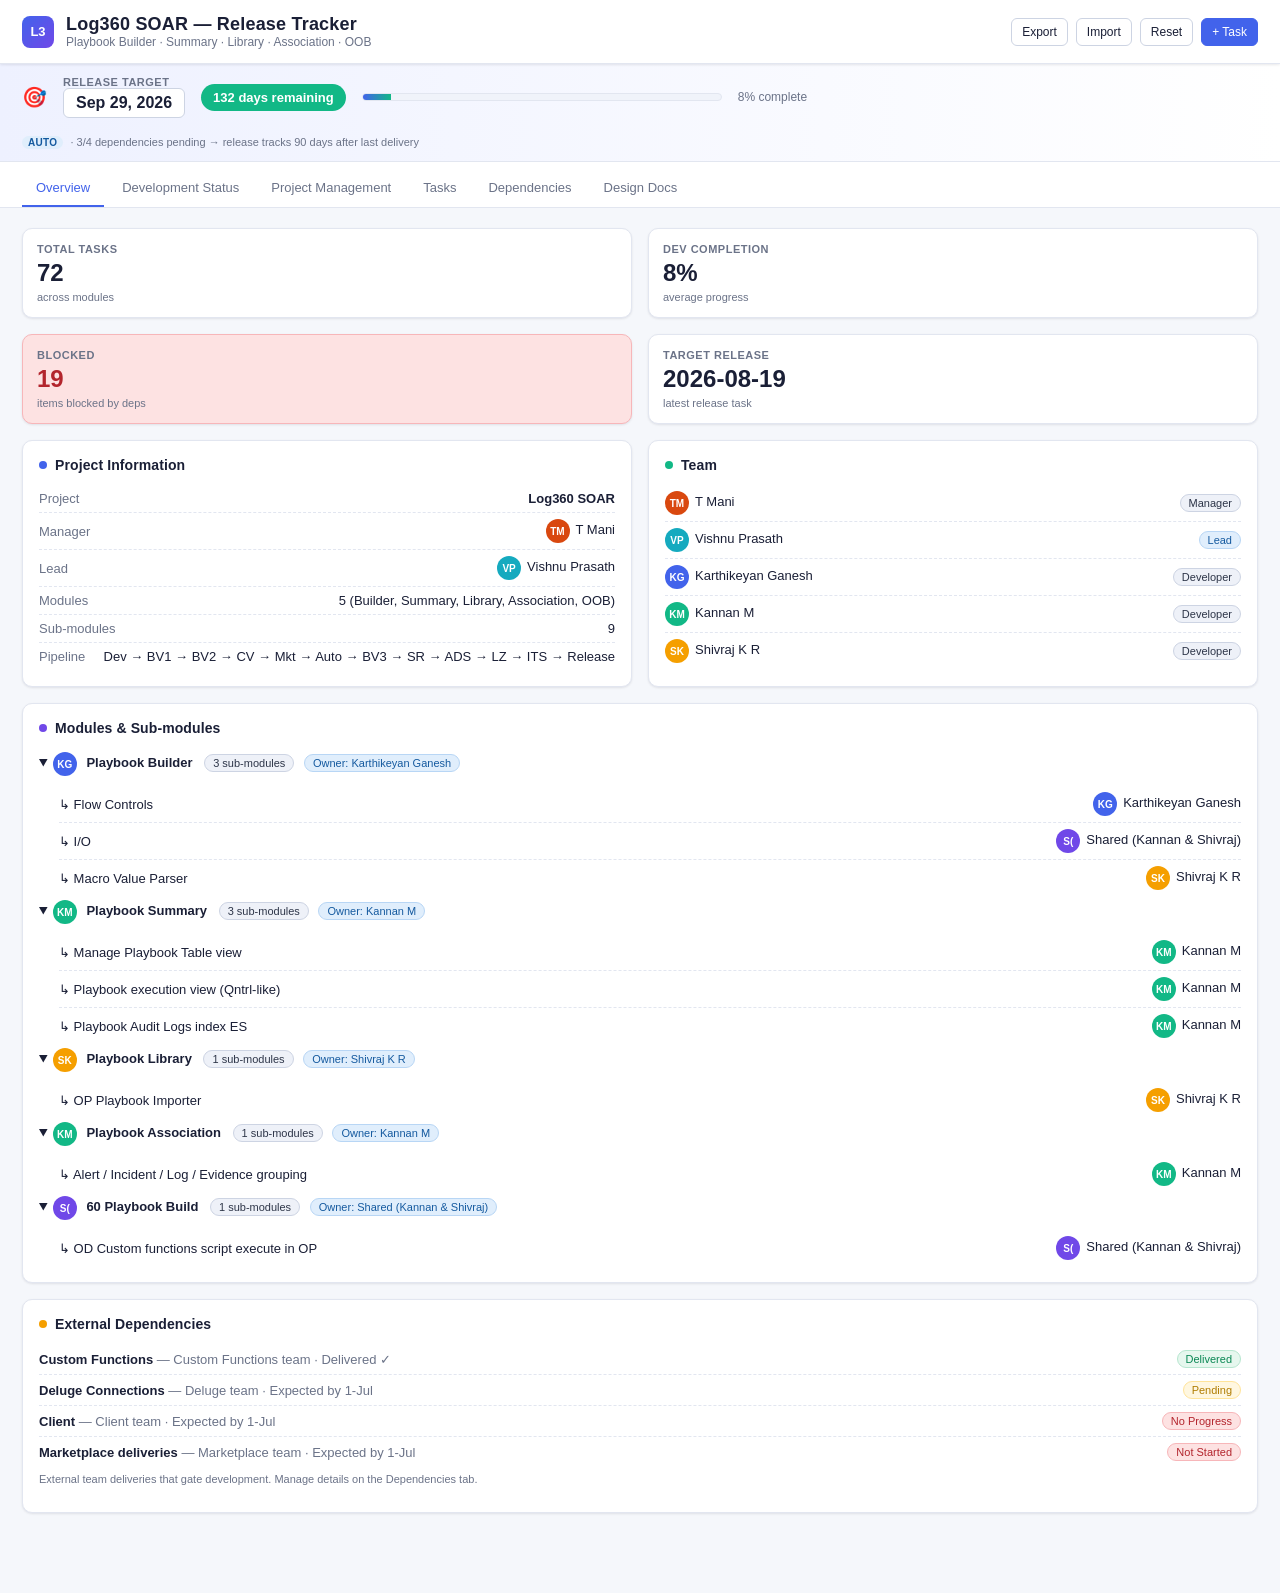
<file: index.html>
<!DOCTYPE html>
<html lang="en">
<head>
<meta charset="UTF-8" />
<meta name="viewport" content="width=device-width,initial-scale=1.0" />
<title>Log360 SOAR — Release Tracker</title>
<style>
  :root {
    /* light theme */
    --bg: #f5f7fb;
    --panel: #ffffff;
    --panel-2: #f0f3fa;
    --border: #e2e6f0;
    --border-strong: #cdd4e3;
    --text: #1a1f36;
    --text-2: #2d3548;
    --muted: #6b7388;
    --accent: #4263eb;
    --accent-2: #7048e8;
    --ok: #12b886;
    --warn: #f59f00;
    --bad: #e03131;
    --info: #1c7ed6;
    --chip: #eef1f8;
    --row-h: 34px;
    --header-h: 56px;
    --left-col: 340px;
    --c-karthik: #4263eb;
    --c-kannan: #12b886;
    --c-shivraj: #f59f00;
    --c-shared: #7048e8;
    --shadow: 0 1px 3px rgba(15,23,42,0.06), 0 1px 2px rgba(15,23,42,0.04);
    --shadow-lg: 0 4px 12px rgba(15,23,42,0.08);
  }
  * { box-sizing: border-box; }
  html, body {
    margin: 0; padding: 0;
    background: var(--bg);
    color: var(--text);
    font-family: -apple-system, BlinkMacSystemFont, "Segoe UI", Roboto, "Helvetica Neue", Arial, sans-serif;
    font-size: 13px;
  }
  a { color: var(--accent); text-decoration: none; }
  a:hover { text-decoration: underline; }

  header.app-header {
    display: flex; align-items: center; justify-content: space-between;
    padding: 14px 22px;
    background: #ffffff;
    border-bottom: 1px solid var(--border);
    position: sticky; top: 0; z-index: 20;
    box-shadow: var(--shadow);
  }
  header.app-header .title { display: flex; align-items: center; gap: 12px; }
  header.app-header h1 { margin: 0; font-size: 18px; font-weight: 600; letter-spacing: 0.2px; color: var(--text); }
  header.app-header .sub { color: var(--muted); font-size: 12px; }
  .logo {
    width: 32px; height: 32px; border-radius: 8px;
    background: linear-gradient(135deg, var(--accent) 0%, var(--accent-2) 100%);
    display: inline-flex; align-items: center; justify-content: center;
    font-weight: 700; color: white; font-size: 13px;
  }
  header.app-header .actions { display: flex; gap: 8px; }
  .btn {
    background: #ffffff; color: var(--text); border: 1px solid var(--border-strong);
    border-radius: 6px; padding: 6px 10px; cursor: pointer; font-size: 12px;
    transition: background 0.15s, border-color 0.15s;
  }
  .btn:hover { background: var(--panel-2); border-color: var(--accent); }
  .btn.primary { background: var(--accent); border-color: var(--accent); color: white; }
  .btn.primary:hover { background: #3554d8; border-color: #3554d8; }
  .btn.danger { background: var(--bad); border-color: var(--bad); color: white; }
  .btn.danger:hover { background: #c92828; }

  nav.tabs {
    display: flex; gap: 4px; padding: 8px 22px 0;
    border-bottom: 1px solid var(--border);
    background: #ffffff;
    position: sticky; top: 120px; z-index: 15;
    overflow-x: auto;
  }
  nav.tabs button {
    background: transparent; border: none; color: var(--muted);
    padding: 10px 14px; cursor: pointer; font-size: 13px;
    border-bottom: 2px solid transparent; white-space: nowrap;
    font-weight: 500;
  }
  nav.tabs button.active { color: var(--accent); border-bottom-color: var(--accent); }
  nav.tabs button:hover { color: var(--text); }

  main { padding: 20px 22px 80px; }

  .grid { display: grid; gap: 16px; }
  .grid.cols-4 { grid-template-columns: repeat(4, 1fr); }
  .grid.cols-3 { grid-template-columns: repeat(3, 1fr); }
  .grid.cols-2 { grid-template-columns: 1fr 1fr; }
  @media (max-width: 1300px) { .grid.cols-4 { grid-template-columns: repeat(2, 1fr); } }
  @media (max-width: 1100px) { .grid.cols-3 { grid-template-columns: 1fr 1fr; } }
  @media (max-width: 800px) { .grid.cols-3, .grid.cols-2, .grid.cols-4 { grid-template-columns: 1fr; } }

  .card {
    background: var(--panel); border: 1px solid var(--border);
    border-radius: 10px; padding: 16px;
    box-shadow: var(--shadow);
  }
  .card h2 {
    margin: 0 0 12px; font-size: 14px; font-weight: 600; color: var(--text);
    letter-spacing: 0.1px; display: flex; align-items: center; gap: 8px;
  }
  .card h2 .dot { width: 8px; height: 8px; border-radius: 50%; background: var(--accent); }
  .card .row {
    display: flex; justify-content: space-between; align-items: center;
    padding: 6px 0; border-bottom: 1px dashed var(--border); font-size: 13px;
  }
  .card .row:last-child { border-bottom: none; }
  .card .row .label { color: var(--muted); }

  .chip {
    display: inline-block; padding: 2px 8px; border-radius: 12px;
    font-size: 11px; font-weight: 500; background: var(--chip);
    border: 1px solid var(--border-strong); color: var(--text-2);
  }
  .chip.ok { background: #e6f7ee; color: #0a8754; border-color: #b6e6cf; }
  .chip.warn { background: #fff7e0; color: #b07c00; border-color: #ffe49a; }
  .chip.bad { background: #fde2e2; color: #b3252d; border-color: #f7b6b9; }
  .chip.info { background: #e0eefc; color: #155a9f; border-color: #b8d6f5; }

  .avatar {
    width: 24px; height: 24px; border-radius: 50%;
    display: inline-flex; align-items: center; justify-content: center;
    font-size: 10px; font-weight: 700; color: white;
    margin-right: 6px; vertical-align: middle;
  }
  .avatar.karthik { background: var(--c-karthik); }
  .avatar.kannan { background: var(--c-kannan); }
  .avatar.shivraj { background: var(--c-shivraj); }
  .avatar.vishnu { background: #15aabf; }
  .avatar.tmani { background: #d9480f; }
  .avatar.shared { background: var(--c-shared); }

  .stat-card {
    background: var(--panel); border: 1px solid var(--border);
    border-radius: 10px; padding: 14px;
    box-shadow: var(--shadow);
  }
  .stat-card .stat-label {
    color: var(--muted); font-size: 11px; text-transform: uppercase;
    letter-spacing: 0.5px; margin-bottom: 4px; font-weight: 600;
  }
  .stat-card .stat-value { font-size: 24px; font-weight: 700; color: var(--text); }
  .stat-card .stat-sub { font-size: 11px; color: var(--muted); margin-top: 4px; }
  .stat-card.warn { background: #fff7e0; border-color: #ffe49a; }
  .stat-card.warn .stat-value { color: #b07c00; }
  .stat-card.bad { background: #fde2e2; border-color: #f7b6b9; }
  .stat-card.bad .stat-value { color: #b3252d; }

  /* ===== Gantt ===== */
  .gantt-toolbar {
    display: flex; gap: 10px; align-items: center; flex-wrap: wrap; margin-bottom: 12px;
  }
  .gantt-toolbar select, .gantt-toolbar input {
    background: #ffffff; color: var(--text);
    border: 1px solid var(--border-strong); border-radius: 6px;
    padding: 6px 8px; font-size: 12px;
  }
  .gantt-toolbar select:focus, .gantt-toolbar input:focus {
    outline: none; border-color: var(--accent);
  }
  .gantt-toolbar label { color: var(--muted); font-size: 12px; font-weight: 500; }

  .gantt-wrapper {
    background: var(--panel); border: 1px solid var(--border);
    border-radius: 10px; overflow: hidden; box-shadow: var(--shadow);
  }
  .gantt-scroll { overflow: auto; max-height: 72vh; position: relative; }
  .gantt-table {
    display: grid;
    grid-template-columns: var(--left-col) 1fr;
    min-width: 1200px;
  }
  .gantt-left-header {
    background: #f4f6fb; border-bottom: 1px solid var(--border);
    height: var(--header-h); display: flex; align-items: center;
    font-size: 12px; font-weight: 600; color: var(--text-2);
    padding: 0 12px; border-right: 1px solid var(--border);
    position: sticky; top: 0; left: 0; z-index: 6;
  }
  .gantt-right-header {
    background: #f4f6fb; border-bottom: 1px solid var(--border);
    height: var(--header-h); font-size: 12px; font-weight: 600;
    color: var(--text-2);
    padding: 0; position: sticky; top: 0; z-index: 4;
  }
  .gantt-left {
    border-right: 1px solid var(--border);
    background: var(--panel);
    position: sticky; left: 0; z-index: 2;
  }
  .gantt-right {
    position: relative;
    background: repeating-linear-gradient(90deg, transparent 0 49px, rgba(15,23,42,0.025) 49px 50px);
  }
  .gantt-row {
    height: var(--row-h);
    display: flex; align-items: center;
    padding: 0 12px;
    border-bottom: 1px solid var(--border);
    font-size: 12px; cursor: pointer;
    background: var(--panel);
    color: var(--text);
  }
  .gantt-row:hover { background: #f4f6fb; }
  .gantt-row.group-row {
    background: #eef1ff;
    font-weight: 600;
    border-left: 3px solid var(--accent-2);
    color: var(--text);
  }
  .gantt-row.group-row:hover { background: #e1e6ff; }
  .gantt-row.sub-row { padding-left: 28px; color: var(--text-2); }
  .gantt-row.blocked-row { background: #fde2e2; }
  .gantt-row.blocked-row:hover { background: #fbcccc; }
  .gantt-row .task-name { flex: 1; overflow: hidden; text-overflow: ellipsis; white-space: nowrap; }
  .gantt-row .task-meta { color: var(--muted); font-size: 11px; margin-left: 8px; }

  .gantt-bar-row {
    height: var(--row-h); position: relative;
    border-bottom: 1px solid var(--border);
  }
  .gantt-bar-row.group-row { background: rgba(112,72,232,0.06); }
  .gantt-bar-row.blocked-row { background: rgba(224,49,49,0.06); }

  .gantt-bar {
    position: absolute; top: 6px; height: calc(var(--row-h) - 12px);
    border-radius: 4px;
    display: flex; align-items: center; justify-content: flex-start;
    padding: 0 6px; font-size: 10px; color: white;
    overflow: hidden; white-space: nowrap; cursor: pointer;
    box-shadow: 0 1px 2px rgba(15,23,42,0.15);
  }
  .gantt-bar .progress {
    position: absolute; top: 0; left: 0; bottom: 0;
    background: rgba(255,255,255,0.30);
    border-right: 1px solid rgba(255,255,255,0.5);
  }
  .gantt-bar .label {
    position: relative; z-index: 1; font-weight: 600;
    text-shadow: 0 1px 1px rgba(0,0,0,0.3);
  }
  .gantt-bar.dev { background: linear-gradient(180deg,#4263eb,#3148ad); }
  .gantt-bar.bv { background: linear-gradient(180deg,#f59f00,#c47c00); color:#1a1a1a; }
  .gantt-bar.iv { background: linear-gradient(180deg,#9c36b5,#7e2895); }
  .gantt-bar.hv { background: linear-gradient(180deg,#1c7ed6,#1465ad); }
  .gantt-bar.sv { background: linear-gradient(180deg,#0ca678,#08855f); }
  .gantt-bar.release { background: linear-gradient(180deg,#12b886,#0e9670); }
  .gantt-bar.dep { background: linear-gradient(180deg,#e03131,#b62525); }
  /* Progress-based color scale — used for both dependency bars AND task bars */
  .gantt-bar.prog-done   { background: linear-gradient(180deg,#12b886,#0e9670); }                 /* 100%  - green */
  .gantt-bar.prog-mostly { background: linear-gradient(180deg,#51cf66,#37b24d); }                 /* 75-99% - light green */
  .gantt-bar.prog-half   { background: linear-gradient(180deg,#f59f00,#c47c00); color:#1a1a1a; }  /* 50-74% - amber */
  .gantt-bar.prog-low    { background: linear-gradient(180deg,#e8590c,#c14708); }                 /* 25-49% - orange */
  .gantt-bar.prog-tiny   { background: linear-gradient(180deg,#fa5252,#c92a2a); }                 /* 1-24%  - red-orange */
  .gantt-bar.prog-none   { background: linear-gradient(180deg,#e03131,#b62525); }                 /* 0%     - red */
  .gantt-bar.cv { background: linear-gradient(180deg,#ae3ec9,#8a2faa); }
  .gantt-bar.mkt { background: linear-gradient(180deg,#1c7ed6,#1465ad); }
  .gantt-bar.auto { background: linear-gradient(180deg,#15aabf,#108b9c); }
  .gantt-bar.sec { background: linear-gradient(180deg,#e8590c,#c14708); }
  .gantt-bar.milestone {
    background: linear-gradient(180deg,#7048e8,#5733cc);
    border: 2px solid #ffd43b;
  }
  .gantt-bar.localzoho { background: linear-gradient(180deg,#1098ad,#0d7a8c); }
  .gantt-bar.blocked {
    background: repeating-linear-gradient(45deg,
      #e03131 0, #e03131 8px,
      #b62525 8px, #b62525 16px) !important;
    border: 1px solid #8e1919;
    color: #fff;
  }

  .phase-group-bar {
    position: absolute; top: 8px; height: calc(var(--row-h) - 16px);
    border-radius: 3px; opacity: 0.45;
    border: 1px dashed rgba(15,23,42,0.25);
    pointer-events: none;
  }

  .timeline-header {
    display: flex; flex-direction: column; width: 100%; height: var(--header-h);
  }
  .month-row, .week-row { display: flex; flex: 1; }
  .month-row .month-cell {
    border-right: 1px solid var(--border);
    display: flex; align-items: center; justify-content: center;
    font-weight: 600; color: var(--text); font-size: 12px;
  }
  .week-row .week-cell {
    border-right: 1px solid var(--border);
    display: flex; align-items: center; justify-content: center;
    color: var(--muted); font-size: 10px;
  }

  .today-line {
    position: absolute; top: 0; bottom: 0;
    width: 2px; background: #e03131; z-index: 3; pointer-events: none;
  }
  .today-line::before {
    content: 'Today'; position: absolute; top: 2px; left: 4px;
    color: #e03131; font-size: 10px; font-weight: 700;
    background: #ffffff; padding: 1px 4px; border-radius: 3px;
    border: 1px solid #e03131;
  }

  .legend {
    display: flex; gap: 12px; flex-wrap: wrap;
    padding: 10px 16px; background: #f4f6fb;
    border-top: 1px solid var(--border); font-size: 11px;
    color: var(--text-2);
  }
  .legend .item { display: flex; align-items: center; gap: 5px; }
  .legend .swatch { width: 14px; height: 10px; border-radius: 2px; }

  /* ---- Release Target banner ---- */
  .release-bar {
    background: linear-gradient(90deg, #eef1ff 0%, #ffffff 100%);
    border-bottom: 1px solid var(--border);
    padding: 12px 22px;
    display: flex; align-items: center; gap: 16px;
    flex-wrap: wrap;
    position: sticky; top: 60px; z-index: 16;
  }
  .release-bar .rt-icon { font-size: 20px; }
  .release-bar .rt-label {
    color: var(--muted); font-size: 11px;
    text-transform: uppercase; letter-spacing: 0.5px; font-weight: 600;
  }
  .release-bar .rt-date {
    font-weight: 700; font-size: 16px; color: var(--text);
    background: #ffffff; padding: 5px 12px; border-radius: 6px;
    border: 1px solid var(--border-strong); cursor: pointer;
    transition: border-color 0.15s, background 0.15s;
  }
  .release-bar .rt-date:hover { border-color: var(--accent); background: #fafbfd; }
  .release-bar .rt-date input {
    background: transparent; border: none; font-weight: 700; font-size: 16px;
    color: var(--text); padding: 0; width: 140px;
  }
  .release-bar .rt-date input:focus { outline: none; }
  .release-bar .rt-countdown {
    padding: 6px 12px; border-radius: 16px;
    background: var(--ok); color: white; font-weight: 700; font-size: 13px;
  }
  .release-bar .rt-countdown.warn { background: var(--warn); color: #1a1a1a; }
  .release-bar .rt-countdown.bad  { background: var(--bad); }
  .release-bar .rt-progress {
    flex: 1; min-width: 120px; max-width: 360px; height: 8px;
    background: var(--panel-2); border-radius: 4px; overflow: hidden;
    border: 1px solid var(--border);
  }
  .release-bar .rt-progress .fill {
    height: 100%; background: linear-gradient(90deg, var(--accent), var(--ok));
  }
  .release-bar .rt-progress-pct { font-size: 12px; color: var(--muted); }
  .release-bar .rt-note {
    font-size: 11px; color: var(--muted);
    margin-top: 2px;
  }
  .release-bar .rt-note b { color: var(--text); font-weight: 600; }
  .release-bar .rt-note a {
    color: var(--accent); text-decoration: underline; cursor: pointer; margin-left: 4px;
  }
  .rt-mode-tag {
    display: inline-block; padding: 1px 6px; border-radius: 8px; font-size: 10px;
    font-weight: 700; text-transform: uppercase; letter-spacing: 0.3px; margin-right: 4px;
  }
  .rt-mode-tag.auto   { background: #e0eefc; color: #155a9f; }
  .rt-mode-tag.manual { background: #fff7e0; color: #b07c00; }

  /* ---- PM Gantt — Frappe-inspired style ---- */
  .gantt-bar.parent-bar {
    background: linear-gradient(180deg, #2d3548, #1a1f36);
    color: #ffffff;
    height: calc(var(--row-h) - 12px);
    border-radius: 3px;
  }
  .gantt-bar.parent-bar::before {
    content: '▼'; color: #ffffff; font-size: 9px; margin-right: 5px;
    position: relative; z-index: 1;
  }
  .gantt-bar.ontime { background: linear-gradient(180deg, #2ecc71, #27ae60); }
  .gantt-bar.late   { background: linear-gradient(180deg, #e74c3c, #c0392b); }
  .gantt-bar.upcoming { background: linear-gradient(180deg, #74c0fc, #4dabf7); }

  /* Date labels rendered outside the bar (Frappe-style) — siblings of the bar in its row */
  .bar-edge-label {
    position: absolute; font-size: 10px; color: var(--text-2);
    white-space: nowrap; pointer-events: none;
    top: 50%; transform: translateY(-50%); font-weight: 500;
  }
  .bar-edge-label .dur  { color: var(--muted); margin-left: 4px; font-size: 10px; }

  /* Modal */
  .modal-bg {
    position: fixed; inset: 0; background: rgba(15,23,42,0.4);
    display: none; align-items: center; justify-content: center; z-index: 100;
  }
  .modal-bg.open { display: flex; }
  .modal {
    background: var(--panel); border: 1px solid var(--border);
    border-radius: 10px; padding: 22px; width: 520px; max-width: 95%;
    max-height: 90vh; overflow-y: auto;
    box-shadow: var(--shadow-lg);
  }
  .modal h3 { margin: 0 0 14px; font-size: 16px; color: var(--text); }
  .modal label { display: block; font-size: 12px; color: var(--muted); margin: 8px 0 4px; font-weight: 500; }
  .modal input, .modal select, .modal textarea {
    width: 100%; background: #ffffff; color: var(--text);
    border: 1px solid var(--border-strong); border-radius: 6px; padding: 7px 9px;
    font-size: 13px; font-family: inherit;
  }
  .modal input:focus, .modal select:focus, .modal textarea:focus {
    outline: none; border-color: var(--accent);
  }
  .modal textarea { resize: vertical; min-height: 60px; }
  .modal .row2 { display: grid; grid-template-columns: 1fr 1fr; gap: 10px; }
  .modal .actions { display: flex; justify-content: flex-end; gap: 8px; margin-top: 16px; }
  .progress-input { display: flex; align-items: center; gap: 8px; }
  .progress-input input[type="range"] { flex: 1; }
  .multi-list {
    background: #fafbfd; border: 1px solid var(--border);
    border-radius: 6px; padding: 8px; max-height: 120px; overflow-y: auto;
  }
  .multi-list label {
    display: flex; align-items: center; gap: 6px; margin: 0;
    font-size: 12px; color: var(--text); padding: 3px 0; cursor: pointer; font-weight: normal;
  }

  .doc-tile {
    background: var(--panel); border: 1px solid var(--border);
    border-radius: 8px; padding: 12px; display: flex; gap: 10px; align-items: flex-start;
  }
  .doc-tile .icon {
    width: 32px; height: 32px; border-radius: 6px;
    background: linear-gradient(135deg, var(--accent), var(--accent-2));
    display: flex; align-items: center; justify-content: center;
    font-size: 14px; flex-shrink: 0; color: white; font-weight: 600;
  }
  .doc-tile .meta { flex: 1; }
  .doc-tile .meta .name { font-weight: 600; font-size: 13px; }
  .doc-tile .meta .desc { color: var(--muted); font-size: 11px; margin-top: 2px; }
  .doc-tile a { font-size: 11px; word-break: break-all; }

  /* PE tile — whole tile is a clickable link to the landing page */
  .doc-tile.pe-tile {
    transition: border-color .15s, box-shadow .15s;
    cursor: pointer;
  }
  .doc-tile.pe-tile:focus { outline: 2px solid var(--accent); outline-offset: 2px; }
  .doc-tile.pe-tile:hover {
    border-color: var(--accent);
    box-shadow: var(--shadow-lg);
  }
  .doc-tile.pe-tile .open-link {
    display: inline-block;
    margin-top: 6px;
    font-size: 11px;
  }

  table.tasks { width: 100%; border-collapse: collapse; font-size: 12px; }
  table.tasks th, table.tasks td {
    padding: 8px 10px; text-align: left; border-bottom: 1px solid var(--border);
    color: var(--text);
  }
  table.tasks thead { background: #f4f6fb; }
  table.tasks thead tr { background: #f4f6fb; }
  table.tasks th {
    background: #f4f6fb;
    color: var(--text-2);
    font-weight: 600;
    border-bottom: 2px solid var(--border-strong);
    text-transform: uppercase;
    font-size: 11px;
    letter-spacing: 0.3px;
  }
  table.tasks tbody tr:hover { background: #f4f6fb; }
  table.tasks tr.blocked-row { background: #fde2e2 !important; }
  table.tasks tr.blocked-row:hover { background: #fbcccc !important; }
  table.tasks td .progress-bar {
    width: 80px; height: 6px; background: var(--panel-2); border-radius: 3px; overflow: hidden;
  }
  table.tasks td .progress-bar .fill {
    height: 100%; background: linear-gradient(90deg, var(--accent), var(--ok));
  }

  .pill {
    display: inline-block; padding: 2px 7px; border-radius: 10px;
    font-size: 10px; font-weight: 600; text-transform: uppercase; letter-spacing: 0.3px;
  }
  .pill.development { background: #e0e7ff; color: #2a4ad9; }
  .pill.bv1, .pill.bv2, .pill.bv3 { background: #fff7e0; color: #b07c00; }
  .pill.iv { background: #f3e0fa; color: #7b2a91; }
  .pill.hv { background: #e0eefc; color: #155a9f; }
  .pill.sv { background: #d8f5ea; color: #086a4f; }
  .pill.release { background: #d3f9d8; color: #0e7332; }
  .pill.blocked { background: #fde2e2; color: #b3252d; }

  details summary { cursor: pointer; padding: 4px 0; font-weight: 600; color: var(--text); }
  .help { color: var(--muted); font-size: 11px; margin-top: 6px; }

  #tip {
    position: fixed; z-index: 200; background: #1a1f36; color: #ffffff;
    padding: 7px 10px; border-radius: 6px; font-size: 11px;
    pointer-events: none; display: none; max-width: 280px;
    box-shadow: var(--shadow-lg);
  }
  #tip b { color: #ffd43b; }
</style>
</head>
<body>
<header class="app-header">
  <div class="title">
    <div class="logo">L3</div>
    <div>
      <h1>Log360 SOAR — Release Tracker</h1>
      <div class="sub">Playbook Builder · Summary · Library · Association · OOB</div>
    </div>
  </div>
  <div class="actions">
    <button class="btn" onclick="exportJSON()">Export</button>
    <button class="btn" onclick="importJSON()">Import</button>
    <button class="btn" onclick="resetData()">Reset</button>
    <button class="btn primary" onclick="openTaskModal()">+ Task</button>
  </div>
</header>

<div class="release-bar" id="release-bar">
  <span class="rt-icon">🎯</span>
  <div>
    <div class="rt-label">Release Target</div>
    <div class="rt-date" onclick="editReleaseTarget()" id="rt-date">—</div>
  </div>
  <div class="rt-countdown" id="rt-countdown">—</div>
  <div class="rt-progress" title="Project elapsed %"><div class="fill" id="rt-progress-fill" style="width:0%"></div></div>
  <span class="rt-progress-pct" id="rt-progress-pct">—</span>
  <div class="rt-note" id="rt-note" style="flex-basis:100%"></div>
</div>

<nav class="tabs">
  <button data-tab="overview" class="active">Overview</button>
  <button data-tab="devstatus">Development Status</button>
  <button data-tab="pm">Project Management</button>
  <button data-tab="tasks">Tasks</button>
  <button data-tab="deps">Dependencies</button>
  <button data-tab="docs">Design Docs</button>
</nav>

<main>
  <!-- OVERVIEW -->
  <section id="tab-overview" class="tab-pane">
    <div class="grid cols-4" style="margin-bottom:16px">
      <div class="stat-card">
        <div class="stat-label">Total Tasks</div>
        <div class="stat-value" id="stat-total">0</div>
        <div class="stat-sub">across modules</div>
      </div>
      <div class="stat-card">
        <div class="stat-label">Dev Completion</div>
        <div class="stat-value" id="stat-progress">0%</div>
        <div class="stat-sub">average progress</div>
      </div>
      <div class="stat-card bad">
        <div class="stat-label">Blocked</div>
        <div class="stat-value" id="stat-blocked">0</div>
        <div class="stat-sub">items blocked by deps</div>
      </div>
      <div class="stat-card">
        <div class="stat-label">Target Release</div>
        <div class="stat-value" id="stat-release">—</div>
        <div class="stat-sub" id="stat-release-sub">latest release task</div>
      </div>
    </div>

    <div class="grid cols-2">
      <div class="card">
        <h2><span class="dot"></span> Project Information</h2>
        <div class="row"><span class="label">Project</span><span><strong>Log360 SOAR</strong></span></div>
        <div class="row"><span class="label">Manager</span><span><span class="avatar tmani">TM</span>T Mani</span></div>
        <div class="row"><span class="label">Lead</span><span><span class="avatar vishnu">VP</span>Vishnu Prasath</span></div>
        <div class="row"><span class="label">Modules</span><span>5 (Builder, Summary, Library, Association, OOB)</span></div>
        <div class="row"><span class="label">Sub-modules</span><span>9</span></div>
        <div class="row"><span class="label">Pipeline</span><span>Dev → BV1 → BV2 → CV → Mkt → Auto → BV3 → SR → ADS → LZ → ITS → Release</span></div>
      </div>

      <div class="card">
        <h2><span class="dot" style="background:var(--ok)"></span> Team</h2>
        <div class="row"><span><span class="avatar tmani">TM</span>T Mani</span><span class="chip">Manager</span></div>
        <div class="row"><span><span class="avatar vishnu">VP</span>Vishnu Prasath</span><span class="chip info">Lead</span></div>
        <div class="row"><span><span class="avatar karthik">KG</span>Karthikeyan Ganesh</span><span class="chip">Developer</span></div>
        <div class="row"><span><span class="avatar kannan">KM</span>Kannan M</span><span class="chip">Developer</span></div>
        <div class="row"><span><span class="avatar shivraj">SK</span>Shivraj K R</span><span class="chip">Developer</span></div>
      </div>
    </div>

    <div class="card" style="margin-top:16px">
      <h2><span class="dot" style="background:var(--accent-2)"></span> Modules &amp; Sub-modules</h2>
      <div id="module-tree"></div>
    </div>

    <div class="card" style="margin-top:16px">
      <h2><span class="dot" style="background:var(--warn)"></span> External Dependencies</h2>
      <div id="dep-list"></div>
      <p class="help">External team deliveries that gate development. Manage details on the Dependencies tab.</p>
    </div>
  </section>

  <!-- DEVELOPMENT STATUS (formerly Gantt Chart) -->
  <section id="tab-devstatus" class="tab-pane" style="display:none">
    <div class="gantt-toolbar">
      <label>Group by:</label>
      <select id="filter-groupby">
        <option value="phase" selected>Phase (Development, BV1, BV2…)</option>
        <option value="module">Module (Builder, Summary…)</option>
      </select>
      <label>Developer:</label>
      <select id="filter-dev"><option value="">All</option></select>
      <label>Module:</label>
      <select id="filter-mod"><option value="">All</option></select>
      <label>Phase:</label>
      <select id="filter-phase">
        <option value="">All</option>
        <option>Development</option><option>BV1</option><option>BV2</option><option>BV3</option>
        <option>IV</option><option>HV</option><option>SV</option><option>Release</option>
      </select>
      <label><input type="checkbox" id="filter-blocked-only" /> Blocked only</label>
      <label>Zoom:</label>
      <select id="filter-zoom">
        <option value="14">Compact</option>
        <option value="7" selected>Weekly</option>
        <option value="3">Detailed</option>
      </select>
      <span style="flex:1"></span>
      <button class="btn" onclick="scrollGanttToToday('devstatus-scroll')">Go to Today</button>
    </div>

    <div class="gantt-wrapper">
      <div class="gantt-scroll" id="devstatus-scroll">
        <div class="gantt-table" id="devstatus-table"></div>
      </div>
      <div class="legend">
        <strong style="margin-right:4px">Progress:</strong>
        <div class="item"><div class="swatch" style="background:#12b886"></div>100%</div>
        <div class="item"><div class="swatch" style="background:#51cf66"></div>75–99%</div>
        <div class="item"><div class="swatch" style="background:#f59f00"></div>50–74%</div>
        <div class="item"><div class="swatch" style="background:#e8590c"></div>25–49%</div>
        <div class="item"><div class="swatch" style="background:#fa5252"></div>1–24%</div>
        <div class="item"><div class="swatch" style="background:#e03131"></div>0%</div>
        <div class="item"><div class="swatch" style="background:repeating-linear-gradient(45deg,#e03131 0,#e03131 5px,#b62525 5px,#b62525 10px)"></div>Blocked</div>
      </div>
    </div>
  </section>

  <!-- PROJECT MANAGEMENT -->
  <section id="tab-pm" class="tab-pane" style="display:none">
    <div class="gantt-toolbar">
      <label>View:</label>
      <select id="pm-view">
        <option value="all" selected>All Tasks</option>
        <option value="blocked">Blocked Only</option>
        <option value="active">Active &amp; Upcoming</option>
      </select>
      <label>Phase:</label>
      <select id="pm-phase-filter"><option value="">All</option></select>
      <label>Zoom:</label>
      <select id="pm-zoom">
        <option value="month">Month</option>
        <option value="week" selected>Week</option>
        <option value="day">Day</option>
        <option value="half">Half Day</option>
        <option value="quarter">Quarter Day</option>
      </select>
      <span style="flex:1"></span>
      <span id="pm-summary" style="font-size:12px; color:var(--muted)"></span>
      <button class="btn" onclick="scrollGanttToToday('pm-scroll')">Go to Today</button>
    </div>

    <div class="gantt-wrapper">
      <div class="gantt-scroll" id="pm-scroll">
        <div class="gantt-table" id="pm-table"></div>
      </div>
      <div class="legend">
        <div class="item"><div class="swatch" style="background:#2d3548"></div>Parent group</div>
        <div class="item"><div class="swatch" style="background:#2ecc71"></div>On time</div>
        <div class="item"><div class="swatch" style="background:#e74c3c"></div>Late</div>
        <div class="item"><div class="swatch" style="background:#4dabf7"></div>Upcoming</div>
        <div class="item"><div class="swatch" style="background:#e03131;border:2px solid #ffd43b"></div>Milestone</div>
        <div class="item"><div class="swatch" style="background:repeating-linear-gradient(45deg,#e03131 0,#e03131 5px,#b62525 5px,#b62525 10px)"></div>Blocked</div>
      </div>
    </div>
  </section>

  <!-- TASKS -->
  <section id="tab-tasks" class="tab-pane" style="display:none">
    <div class="gantt-toolbar">
      <label>Search:</label>
      <input id="task-search" placeholder="Search tasks…" style="min-width:240px" />
      <label>Developer:</label>
      <select id="task-filter-dev"><option value="">All</option></select>
      <label>Phase:</label>
      <select id="task-filter-phase">
        <option value="">All</option>
        <option>Development</option><option>BV1</option><option>BV2</option><option>BV3</option>
        <option>IV</option><option>HV</option><option>SV</option><option>Release</option>
      </select>
      <label><input type="checkbox" id="task-filter-blocked" /> Blocked only</label>
      <span style="flex:1"></span>
      <button class="btn primary" onclick="openTaskModal()">+ Add Task</button>
    </div>
    <div class="card" style="padding:0; overflow-x:auto">
      <table class="tasks" id="tasks-table">
        <thead>
          <tr>
            <th>Task</th><th>Module</th><th>Assignee</th>
            <th>Phase</th><th>Start</th><th>End</th>
            <th>Progress</th><th>Blocked By</th><th></th>
          </tr>
        </thead>
        <tbody id="tasks-tbody"></tbody>
      </table>
    </div>
  </section>

  <!-- DEPENDENCIES -->
  <section id="tab-deps" class="tab-pane" style="display:none">
    <div class="gantt-toolbar">
      <label>Status:</label>
      <select id="dep-filter-status">
        <option value="">All</option>
        <option value="delivered">Delivered</option>
        <option value="pending">Pending</option>
        <option value="noprogress">No Progress</option>
        <option value="notstarted">Not Started</option>
      </select>
      <span style="flex:1"></span>
      <button class="btn primary" onclick="openDepModal()">+ Add Dependency</button>
    </div>
    <div class="card" style="padding:0; overflow-x:auto">
      <table class="tasks" id="deps-table">
        <thead>
          <tr>
            <th>Dependency</th>
            <th>Team</th>
            <th>Status</th>
            <th>Due</th>
            <th>Notes</th>
            <th>Blocks (tasks)</th>
            <th></th>
          </tr>
        </thead>
        <tbody id="deps-tbody"></tbody>
      </table>
    </div>
    <p class="help" style="margin-top:10px">
      When a task lists a dependency in the "Blocked By" field and that dependency status is anything other than <b>Delivered</b>, the task is automatically marked as blocked across the tracker (Tasks, Development Status, Project Management).
    </p>
  </section>

  <!-- DOCS -->
  <section id="tab-docs" class="tab-pane" style="display:none">
    <div class="card">
      <h2><span class="dot"></span> Schema Design</h2>
      <div class="doc-tile">
        <div class="icon">SD</div>
        <div class="meta">
          <div class="name">OP Playbook · FW Runnable Relationship</div>
          <div class="desc">Database schema and ORM relationships for playbook execution.</div>
          <a href="https://learn.zoho.in/portal/zohocorp/knowledge/manual/log360-soar/article/op-playbook-fwrunnable-relationship" target="_blank">Open document →</a>
        </div>
      </div>
    </div>

    <div class="card" style="margin-top:16px">
      <h2><span class="dot" style="background:var(--accent-2)"></span> High-Level Design (HLD)</h2>
      <div class="grid cols-2">
        <div class="doc-tile pe-tile" onclick="if(!event.target.closest('a')){window.location.href='docs/playbook-execution/index.html';}" role="link" tabindex="0" onkeydown="if(event.key==='Enter'){window.location.href='docs/playbook-execution/index.html';}">
          <div class="icon">PE</div>
          <div class="meta">
            <div class="name">Playbook Execution Architecture</div>
            <div class="desc">Execution flow, runnable lifecycle, FW interaction. Split into 3 sub-categories.</div>
            <a href="docs/playbook-execution/index.html" class="open-link">Open landing page →</a>
          </div>
        </div>
        <div class="doc-tile">
          <div class="icon">PL</div>
          <div class="meta">
            <div class="name">Playbook Library</div>
            <div class="desc">Library structure, OP importer, marketplace flow.</div>
            <a href="https://learn.zoho.in/portal/zohocorp/knowledge/manual/log360-soar/article/playbook-library-2" target="_blank">Open document →</a>
          </div>
        </div>
        <div class="doc-tile">
          <div class="icon">MV</div>
          <div class="meta">
            <div class="name">Playbook Macro Value Parser</div>
            <div class="desc">Input macros, parser design, value resolution.</div>
            <a href="https://learn.zoho.in/portal/zohocorp/knowledge/manual/log360-soar/article/input-macros" target="_blank">Open document →</a>
          </div>
        </div>
        <div class="doc-tile">
          <div class="icon">CF</div>
          <div class="meta">
            <div class="name">Custom Functions SDK APIs</div>
            <div class="desc">SDK contracts for custom function development.</div>
            <a href="https://learn.zoho.in/portal/zohocorp/knowledge/manual/log360-soar/article/custom-functions" target="_blank">Open document →</a>
          </div>
        </div>
      </div>
    </div>

    <div class="card" style="margin-top:16px">
      <h2><span class="dot" style="background:var(--ok)"></span> Product Documents</h2>
      <div class="grid cols-2">
        <div class="doc-tile">
          <div class="icon">PRD</div>
          <div class="meta">
            <div class="name">Product Requirements Document</div>
            <div class="desc">Functional &amp; non-functional requirements.</div>
            <a href="https://learn.zoho.in/portal/zohocorp/knowledge/manual/log360-soar/article/prd-1" target="_blank">Open document →</a>
          </div>
        </div>
        <div class="doc-tile">
          <div class="icon">HF</div>
          <div class="meta">
            <div class="name">Hi-Fi Prototype</div>
            <div class="desc">High-fidelity UI/UX prototype reference.</div>
            <a href="https://learn.zoho.in/portal/zohocorp/knowledge/manual/log360-soar/article/hifi" target="_blank">Open document →</a>
          </div>
        </div>
        <div class="doc-tile">
          <div class="icon">SY</div>
          <div class="meta">
            <div class="name">System Design (WSM Scalability)</div>
            <div class="desc">Scalability enhancements and system architecture.</div>
            <a href="https://learn.zoho.in/portal/zohocorp/manual/wsm-scalability-enhancements/article/system-design" target="_blank">Open document →</a>
          </div>
        </div>
      </div>
    </div>
  </section>
</main>

<!-- Task Modal -->
<div class="modal-bg" id="task-modal">
  <div class="modal">
    <h3 id="modal-title">Add Task</h3>
    <input type="hidden" id="task-id" />
    <label>Task Name</label>
    <input id="task-name" />
    <div class="row2">
      <div><label>Module</label><select id="task-module"></select></div>
      <div><label>Assignee</label><select id="task-assignee"></select></div>
    </div>
    <div class="row2">
      <div>
        <label>Phase</label>
        <select id="task-phase">
          <option>Development</option>
          <option>BV1</option><option>BV2</option><option>BV3</option>
          <option>IV</option><option>HV</option><option>SV</option><option>Release</option>
        </select>
      </div>
      <div>
        <label>Progress</label>
        <div class="progress-input">
          <input type="range" id="task-progress" min="0" max="100" value="0" />
          <span id="task-progress-val">0%</span>
        </div>
      </div>
    </div>
    <div class="row2">
      <div><label>Start Date</label><input type="date" id="task-start" /></div>
      <div><label>End Date</label><input type="date" id="task-end" /></div>
    </div>
    <label>Blocked By (dependencies)</label>
    <div class="multi-list" id="task-blocked-by"></div>
    <label>Notes</label>
    <textarea id="task-notes"></textarea>
    <div class="actions">
      <button class="btn danger" id="btn-delete" style="display:none" onclick="deleteTask()">Delete</button>
      <button class="btn" onclick="closeTaskModal()">Cancel</button>
      <button class="btn primary" onclick="saveTask()">Save</button>
    </div>
  </div>
</div>

<!-- Dependency Modal -->
<div class="modal-bg" id="dep-modal">
  <div class="modal">
    <h3 id="dep-modal-title">Add Dependency</h3>
    <input type="hidden" id="dep-id-hidden" />
    <label>Dependency Name</label>
    <input id="dep-name" />
    <div class="row2">
      <div>
        <label>Team</label>
        <input id="dep-team" placeholder="e.g. Custom Functions team" />
      </div>
      <div>
        <label>Status</label>
        <select id="dep-status">
          <option value="delivered">Delivered</option>
          <option value="pending">Pending</option>
          <option value="noprogress">No Progress</option>
          <option value="notstarted">Not Started</option>
        </select>
      </div>
    </div>
    <label>Due Date</label>
    <input type="date" id="dep-due" />
    <label>Notes</label>
    <textarea id="dep-notes"></textarea>
    <div class="actions">
      <button class="btn danger" id="dep-btn-delete" style="display:none" onclick="deleteDep()">Delete</button>
      <button class="btn" onclick="closeDepModal()">Cancel</button>
      <button class="btn primary" onclick="saveDep()">Save</button>
    </div>
  </div>
</div>

<div id="tip"></div>

<script>
/* ============================================================
   Log360 SOAR — Release Tracker
   Storage key: log360_soar_tracker_v6
   ============================================================ */
const STORAGE_KEY = 'log360_soar_tracker_v7'; // dep due dates assumed 1-Jul-2026
const PROJECT_START = '2026-05-20';
const DEFAULT_RELEASE_TARGET = '2026-12-15';
const RELEASE_BUFFER_DAYS = 90; // days from "last dependency received" → release

const TEAM = {
  'karthik':  { name: 'Karthikeyan Ganesh', email: 'karthikeyan.gp@zohocorp.com', role: 'Developer', cls: 'karthik' },
  'kannan':   { name: 'Kannan M',           email: 'kannan.mk@zohocorp.com',     role: 'Developer', cls: 'kannan' },
  'shivraj':  { name: 'Shivraj K R',        email: 'shivraj.kr@zohocorp.com',    role: 'Developer', cls: 'shivraj' },
  'vishnu':   { name: 'Vishnu Prasath',     email: 'vishnu.prasath@zohocorp.com',role: 'Lead',      cls: 'vishnu' },
  'tmani':    { name: 'T Mani',             email: 'tmani@zohocorp.com',         role: 'Manager',   cls: 'tmani' },
  'shared':   { name: 'Shared (Kannan & Shivraj)', email: '', role: 'Developers', cls: 'shared' }
};

const MODULES = [
  { id: 'builder', name: 'Playbook Builder', owner: 'karthik',
    submodules: [
      { id: 'flow',  name: 'Flow Controls',       owner: 'karthik', devProgress: 100 },
      { id: 'io',    name: 'I/O',                 owner: 'shared',  devProgress: 50, blockedBy: ['mp'] },
      { id: 'macro', name: 'Macro Value Parser',  owner: 'shivraj', devProgress: 100 }
    ]},
  { id: 'summary', name: 'Playbook Summary', owner: 'kannan',
    submodules: [
      { id: 'tableview', name: 'Manage Playbook Table view',          owner: 'kannan', devProgress: 80  },
      { id: 'exec',      name: 'Playbook execution view (Qntrl-like)', owner: 'kannan', devProgress: 50, blockedBy: ['cl'] },
      { id: 'audit',     name: 'Playbook Audit Logs index ES',         owner: 'kannan', devProgress: 100 }
    ]},
  { id: 'library', name: 'Playbook Library', owner: 'shivraj',
    submodules: [
      { id: 'opimport', name: 'OP Playbook Importer', owner: 'shivraj', devProgress: 70, blockedBy: ['mp'] }
    ]},
  { id: 'association', name: 'Playbook Association', owner: 'kannan',
    submodules: [
      { id: 'grouping', name: 'Alert / Incident / Log / Evidence grouping', owner: 'kannan', devProgress: 0 }
    ]},
  { id: 'oobbuild', name: '60 Playbook Build', owner: 'shared',
    submodules: [
      { id: 'odcfexec', name: 'OD Custom functions script execute in OP', owner: 'shared', devProgress: 0, blockedBy: ['dc'] }
    ]}
];

const DEFAULT_DEPENDENCIES = [
  { id: 'cf', name: 'Custom Functions',       team: 'Custom Functions team',  status: 'delivered',  due: '2026-04-30', notes: 'Delivered ✓' },
  { id: 'dc', name: 'Deluge Connections',     team: 'Deluge team',            status: 'pending',    due: '2026-07-01', notes: 'Expected by 1-Jul' },
  { id: 'cl', name: 'Client',                 team: 'Client team',            status: 'noprogress', due: '2026-07-01', notes: 'Expected by 1-Jul' },
  { id: 'mp', name: 'Marketplace deliveries', team: 'Marketplace team',       status: 'notstarted', due: '2026-07-01', notes: 'Expected by 1-Jul' }
];

const PHASE_DURATIONS = {
  'Development': 28, 'BV1': 7, 'BV2': 7, 'BV3': 7, 'IV': 7, 'HV': 7, 'SV': 5, 'Release': 3
};
const PHASE_ORDER = ['Development','BV1','BV2','BV3','IV','HV','SV','Release'];

/* Project Management pipeline (sequential, project-wide) */
const PM_PHASES = [
  { id: 'bv1',        name: 'BV1',                       cls: 'bv',        subs: [
      { name: 'BV1 Internal Validation', dur: 5 },
      { name: 'BV1 Validation',          dur: 5 },
      { name: 'BV1 Completion',          dur: 3 },
      { name: 'BV1 Issue Fixes',         dur: 5 }
  ]},
  { id: 'bv2',        name: 'BV2',                       cls: 'bv',        subs: [
      { name: 'Reverse Merges',                 dur: 3 },
      { name: 'BV2 Build',                      dur: 2 },
      { name: 'BV2 Internal Validation',        dur: 5 },
      { name: 'BV2 Validation',                 dur: 5 },
      { name: 'BV2 Validation Completion',      dur: 3 }
  ]},
  { id: 'cv',         name: 'Compatibility Validation',  cls: 'cv',        subs: [
      { name: 'Reverse Merges',                 dur: 3 },
      { name: 'CV1 Build',                      dur: 2 },
      { name: 'CV1 Internal Validation',        dur: 5 },
      { name: 'CV1 Validation',                 dur: 5 },
      { name: 'CV1 Validation Completion',      dur: 3 },
      { name: 'CV1 Issue Fixes',                dur: 5 }
  ]},
  { id: 'marketing',  name: 'Marketing',                 cls: 'mkt',       subs: [
      { name: 'Help Document',                  dur: 5 },
      { name: 'Translation Keys update',        dur: 3 }
  ]},
  { id: 'automation', name: 'Automation',                cls: 'auto',      subs: [
      { name: 'Automation Setup',               dur: 7 }
  ]},
  { id: 'bv3',        name: 'BV3',                       cls: 'bv',        subs: [
      { name: 'Reverse Merges',                 dur: 3 },
      { name: 'BV3 Build',                      dur: 2 },
      { name: 'BV3 Internal Cross Validation',  dur: 5 },
      { name: 'BV3 Validation',                 dur: 5 },
      { name: 'BV3 Internal Completion',        dur: 3 },
      { name: 'BV3 Issue Fixes',                dur: 5 }
  ]},
  { id: 'security',   name: 'Security Review',           cls: 'sec',       subs: [
      { name: 'DPIA',         dur: 5 },
      { name: 'Code Review',  dur: 5 }
  ]},
  { id: 'ads',        name: 'ADS Milestone',             cls: 'milestone', subs: [
      { name: 'ADS Milestone', dur: 2, milestone: true }
  ]},
  { id: 'localzoho',  name: 'Local Zoho',                cls: 'localzoho', subs: [
      { name: 'Local Zoho Migration',                     dur: 5 },
      { name: 'Main Grid Validation (features & pre-release)', dur: 7 },
      { name: 'Main Grid Issue Fixes',                    dur: 5 }
  ]},
  { id: 'its',        name: 'ITS Milestone',             cls: 'milestone', subs: [
      { name: 'ITS Milestone', dur: 2, milestone: true }
  ]},
  { id: 'release',    name: 'Release',                   cls: 'release',   subs: [
      { name: 'Pre-release Build',         dur: 2 },
      { name: 'Live Migration',            dur: 2 },
      { name: 'Pre-grid Validation',       dur: 5 },
      { name: 'Pre-grid Issue Fixes',      dur: 3 },
      { name: 'Milestone Movement (GA)',   dur: 1, milestone: true }
  ]}
];

function addDays(d, n) { const x = new Date(d); x.setDate(x.getDate() + n); return x; }
function dateStr(d) { if (typeof d === 'string') d = new Date(d); return d.toISOString().slice(0,10); }
function daysBetween(a,b) { return Math.round((new Date(b) - new Date(a)) / 86400000); }
function initials(name) { return (name||'').split(/\s+/).map(p=>p[0]).slice(0,2).join('').toUpperCase(); }
function escapeHTML(s) { return (s||'').replace(/[&<>"]/g, c=>({'&':'&amp;','<':'&lt;','>':'&gt;','"':'&quot;'}[c])); }

function generateDefaultTasks() {
  const tasks = []; let nextId = 1;
  const baseStart = new Date(PROJECT_START);

  // External dependency rows (rendered in dev gantt for visibility)
  let depStart = new Date('2026-04-15');
  DEFAULT_DEPENDENCIES.forEach(d => {
    tasks.push({
      id: nextId++,
      name: d.name,
      module: 'dependencies',
      subId: d.id,
      assignee: 'External',
      phase: 'Dependency',
      start: dateStr(depStart),
      end: d.due || dateStr(addDays(depStart, 21)),
      progress: d.status === 'delivered' ? 100 : (d.status === 'pending' ? 25 : 0),
      blockedBy: [],
      notes: d.notes, kind: 'dep'
    });
    depStart = addDays(depStart, 3);
  });

  MODULES.forEach((mod, mi) => {
    mod.submodules.forEach((sub, si) => {
      const stagger = mi * 5 + si * 3;
      let cursor = addDays(baseStart, stagger);
      let prevId = null;
      PHASE_ORDER.forEach(ph => {
        const dur = PHASE_DURATIONS[ph];
        const end = addDays(cursor, dur);
        const phaseProgress = (ph === 'Development' && typeof sub.devProgress === 'number') ? sub.devProgress : 0;
        const t = {
          id: nextId++,
          name: sub.name,
          module: mod.id, subId: sub.id,
          assignee: sub.owner,
          phase: ph,
          start: dateStr(cursor),
          end: dateStr(end),
          progress: phaseProgress,
          blockedBy: (ph === 'Development' && sub.blockedBy) ? sub.blockedBy.slice() : [],
          notes: '', kind: 'task'
        };
        tasks.push(t);
        prevId = t.id;
        cursor = end;
      });
    });
  });
  return tasks;
}

function generatePmTasks() {
  const tasks = []; let nextId = 1;
  // PM starts when most dev tasks are reaching completion. Anchor: 2026-08-15
  let cursor = new Date('2026-08-15');
  PM_PHASES.forEach(ph => {
    ph.subs.forEach(s => {
      const end = addDays(cursor, s.dur);
      const t = {
        id: nextId++,
        phaseId: ph.id,
        phaseName: ph.name,
        cls: ph.cls,
        name: s.name,
        start: dateStr(cursor),
        end: dateStr(end),
        progress: 0,
        milestone: !!s.milestone,
        blockedBy: [],
        blockedByTasks: []
      };
      tasks.push(t);
      cursor = end;
    });
  });

  // Mark some default blocks based on undelivered dependencies & pending dev modules:
  // Anything in BV1 / BV2 / CV / etc. is blocked while:
  //  - "Alert / Incident / Log / Evidence grouping" dev = 0%  (blocks BV1)
  //  - Marketplace dep not delivered (blocks Marketing tasks)
  //  - Deluge dep not delivered (blocks CV)
  //  - Client dep no-progress (blocks Local Zoho)
  tasks.forEach(t => {
    if (t.phaseId === 'bv1') t.blockedByTasks.push('grouping-dev');
    if (t.phaseId === 'marketing') t.blockedBy.push('mp');
    if (t.phaseId === 'cv') t.blockedBy.push('dc');
    if (t.phaseId === 'localzoho') t.blockedBy.push('cl');
  });

  return tasks;
}

let state = loadState();
function loadState() {
  try {
    const raw = localStorage.getItem(STORAGE_KEY);
    if (raw) {
      const s = JSON.parse(raw);
      if (s.tasks && s.dependencies && s.pmTasks) {
        if (!s.releaseTarget) s.releaseTarget = DEFAULT_RELEASE_TARGET;
        return s;
      }
    }
  } catch(e) { console.warn(e); }
  return {
    tasks: generateDefaultTasks(),
    pmTasks: generatePmTasks(),
    dependencies: DEFAULT_DEPENDENCIES.map(d => ({...d})),
    releaseTarget: DEFAULT_RELEASE_TARGET
  };
}
function saveState() { try { localStorage.setItem(STORAGE_KEY, JSON.stringify(state)); } catch(e){} }
function nextTaskId() { return Math.max(0, ...state.tasks.map(t=>t.id)) + 1; }
function nextDepId() {
  const ids = state.dependencies.map(d => parseInt((d.id||'').replace(/[^0-9]/g,''),10)).filter(n=>!isNaN(n));
  return 'd' + (Math.max(0, ...ids, 100) + 1);
}

/* ===== Blocked status helpers ===== */
function depById(id) { return state.dependencies.find(d => d.id === id); }
function isTaskBlocked(t) {
  if (!t || t.kind === 'dep') return false;
  if (t.progress >= 100) return false;
  if (!t.blockedBy || !t.blockedBy.length) return false;
  return t.blockedBy.some(id => {
    const d = depById(id);
    return d && d.status !== 'delivered';
  });
}
function findDevTaskByRef(ref) {
  // ref format: '<subId>-dev' to find the Development row for that submodule
  if (typeof ref !== 'string') return null;
  if (ref.endsWith('-dev')) {
    const sub = ref.slice(0, -4);
    return state.tasks.find(t => t.subId === sub && t.phase === 'Development');
  }
  // numeric id
  const id = parseInt(ref, 10);
  if (!isNaN(id)) return state.tasks.find(t => t.id === id);
  return null;
}
function isPmBlocked(pt) {
  if (pt.progress >= 100) return false;
  if ((pt.blockedBy||[]).some(id => {
    const d = depById(id);
    return d && d.status !== 'delivered';
  })) return true;
  if ((pt.blockedByTasks||[]).some(ref => {
    const t = findDevTaskByRef(ref);
    return t && (t.progress||0) < 100;
  })) return true;
  return false;
}
function isPmLate(pt) {
  const today = new Date(PROJECT_START);
  return (pt.progress||0) < 100 && new Date(pt.end) < today;
}
function pmTaskState(pt) {
  if (isPmBlocked(pt)) return 'blocked';
  if (isPmLate(pt)) return 'late';
  const today = new Date(PROJECT_START);
  if (new Date(pt.start) > today && (pt.progress||0) === 0) return 'upcoming';
  return 'ontime';
}
function fmtShortDate(d) {
  const dt = new Date(d);
  return dt.toLocaleDateString('en-US',{month:'short', day:'numeric'}).replace(' ', '-');
}
function reasonsBlocked(t, kind) {
  const reasons = [];
  (t.blockedBy||[]).forEach(id => {
    const d = depById(id);
    if (d && d.status !== 'delivered') reasons.push(`Dep: ${d.name} (${labelForDepStatus(d.status)})`);
  });
  if (kind === 'pm') {
    (t.blockedByTasks||[]).forEach(ref => {
      const tt = findDevTaskByRef(ref);
      if (tt && (tt.progress||0) < 100) reasons.push(`Dev task: ${tt.name} (${tt.progress||0}%)`);
    });
  }
  return reasons;
}
function labelForDepStatus(s) {
  return ({delivered:'Delivered', pending:'Pending', noprogress:'No Progress', notstarted:'Not Started'})[s] || s;
}

/* ===== Release Target ===== */
function fmtNiceDate(d) {
  if (!d) return '—';
  const dt = new Date(d);
  return dt.toLocaleDateString('en-US',{month:'short', day:'numeric', year:'numeric'});
}

/* Auto-computed release target:
   - Anchor = the latest delivery date among dependencies
       * if a dep is delivered → use its `due` (best proxy for when it landed)
       * if not delivered → use its `due` (expected delivery)
   - Result = latest(anchor) + RELEASE_BUFFER_DAYS (90)
   So once every dep is delivered, the release window shrinks to 90 days from the
   last delivery date. */
function computeAutoRelease() {
  const today = new Date(PROJECT_START);
  let anchor = today;
  const allDelivered = state.dependencies.length > 0 && state.dependencies.every(d => d.status === 'delivered');
  if (allDelivered) {
    // Everyone is in → start the 90-day clock from today
    anchor = today;
  } else {
    // Some pending → 90 days from the latest expected due date among undelivered deps
    const undelivered = state.dependencies.filter(d => d.status !== 'delivered' && d.due);
    if (undelivered.length) {
      anchor = undelivered.reduce(
        (max, d) => new Date(d.due) > max ? new Date(d.due) : max,
        new Date(undelivered[0].due)
      );
    }
  }
  return dateStr(addDays(anchor, RELEASE_BUFFER_DAYS));
}

function depsSummary() {
  const total = state.dependencies.length;
  const delivered = state.dependencies.filter(d => d.status === 'delivered').length;
  return { total, delivered, pending: total - delivered };
}

function renderReleaseBar() {
  // Decide which date to show: auto (default) vs manual override
  const mode = state.releaseTargetMode || 'auto';
  const auto = computeAutoRelease();
  const target = (mode === 'manual' && state.releaseTarget) ? state.releaseTarget : auto;

  document.getElementById('rt-date').textContent = fmtNiceDate(target);

  const today = new Date(PROJECT_START);
  const days = daysBetween(today, new Date(target));
  const cd = document.getElementById('rt-countdown');
  if (days < 0) {
    cd.textContent = Math.abs(days) + ' days overdue';
    cd.className = 'rt-countdown bad';
  } else if (days <= 30) {
    cd.textContent = days + ' days remaining';
    cd.className = 'rt-countdown warn';
  } else {
    cd.textContent = days + ' days remaining';
    cd.className = 'rt-countdown';
  }

  // progress: % of dev tasks completed
  const tasks = state.tasks.filter(x => x.kind === 'task');
  const avg = tasks.length ? Math.round(tasks.reduce((s,x)=>s+(x.progress||0),0)/tasks.length) : 0;
  document.getElementById('rt-progress-fill').style.width = avg + '%';
  document.getElementById('rt-progress-pct').textContent = avg + '% complete';

  // Note: explain the 90-day rule and current basis
  const noteEl = document.getElementById('rt-note');
  const sm = depsSummary();
  let noteHTML;
  if (mode === 'manual') {
    noteHTML = `<span class="rt-mode-tag manual">Manual</span> · Auto would be <b>${fmtNiceDate(auto)}</b> <a href="#" onclick="resetReleaseAuto();return false;">use auto</a>`;
  } else if (sm.pending === 0) {
    noteHTML = `<span class="rt-mode-tag auto">Auto</span> · All ${sm.total} dependencies delivered → ${RELEASE_BUFFER_DAYS} days from today`;
  } else {
    noteHTML = `<span class="rt-mode-tag auto">Auto</span> · ${sm.pending}/${sm.total} dependencies pending → release tracks ${RELEASE_BUFFER_DAYS} days after last delivery`;
  }
  if (noteEl) noteEl.innerHTML = noteHTML;
}

function editReleaseTarget() {
  const el = document.getElementById('rt-date');
  const auto = computeAutoRelease();
  const current = (state.releaseTargetMode === 'manual' && state.releaseTarget) ? state.releaseTarget : auto;
  el.innerHTML = `<input type="date" id="rt-date-input" value="${current}" />`;
  const inp = document.getElementById('rt-date-input');
  inp.focus();
  const save = () => {
    if (inp.value) {
      state.releaseTarget = inp.value;
      state.releaseTargetMode = 'manual';
      saveState();
    }
    renderReleaseBar();
  };
  inp.onblur = save;
  inp.onkeydown = (e) => { if (e.key === 'Enter') inp.blur(); };
}

function resetReleaseAuto() {
  state.releaseTargetMode = 'auto';
  saveState();
  renderReleaseBar();
}

/* ===== Tabs ===== */
document.querySelectorAll('nav.tabs button').forEach(b => {
  b.onclick = () => {
    document.querySelectorAll('nav.tabs button').forEach(x => x.classList.remove('active'));
    b.classList.add('active');
    document.querySelectorAll('.tab-pane').forEach(p => p.style.display='none');
    document.getElementById('tab-' + b.dataset.tab).style.display='';
    if (b.dataset.tab === 'overview') renderOverview();
    if (b.dataset.tab === 'devstatus') renderDevGantt();
    if (b.dataset.tab === 'pm') renderPmGantt();
    if (b.dataset.tab === 'tasks') renderTaskTable();
    if (b.dataset.tab === 'deps') renderDepTable();
  };
});

/* ===== Overview ===== */
function renderOverview() {
  const tasks = state.tasks.filter(t => t.kind === 'task');
  document.getElementById('stat-total').textContent = tasks.length;
  const avg = tasks.length ? Math.round(tasks.reduce((s,t)=>s+(t.progress||0),0)/tasks.length) : 0;
  document.getElementById('stat-progress').textContent = avg + '%';

  const blocked = state.tasks.filter(isTaskBlocked).length
                + state.pmTasks.filter(isPmBlocked).length;
  document.getElementById('stat-blocked').textContent = blocked;

  const releaseTasks = tasks.filter(t => t.phase === 'Release');
  const latest = releaseTasks.reduce((m,t)=> !m || new Date(t.end)>new Date(m) ? t.end : m, null);
  document.getElementById('stat-release').textContent = latest || '—';

  const tree = document.getElementById('module-tree');
  tree.innerHTML = '';
  MODULES.forEach(mod => {
    const det = document.createElement('details'); det.open = true;
    const ownerInfo = TEAM[mod.owner] || {name: mod.owner, cls: ''};
    det.innerHTML = `<summary><span class="avatar ${ownerInfo.cls}">${initials(ownerInfo.name)}</span> ${mod.name} <span class="chip" style="margin-left:8px">${mod.submodules.length} sub-modules</span> <span class="chip info" style="margin-left:6px">Owner: ${ownerInfo.name}</span></summary>`;
    const inner = document.createElement('div');
    inner.style.marginLeft = '20px'; inner.style.marginTop = '6px';
    mod.submodules.forEach(sub => {
      const sOwner = TEAM[sub.owner] || {name: sub.owner, cls: 'shared'};
      const row = document.createElement('div'); row.className = 'row';
      row.innerHTML = `<span>↳ ${sub.name}</span><span><span class="avatar ${sOwner.cls}">${initials(sOwner.name)}</span>${sOwner.name}</span>`;
      inner.appendChild(row);
    });
    det.appendChild(inner);
    tree.appendChild(det);
  });

  const depEl = document.getElementById('dep-list');
  depEl.innerHTML = '';
  state.dependencies.forEach(d => {
    const row = document.createElement('div'); row.className = 'row';
    const chipCls = d.status === 'delivered' ? 'ok' : d.status === 'pending' ? 'warn' : 'bad';
    row.innerHTML = `<span><strong>${escapeHTML(d.name)}</strong> <span style="color:var(--muted)">— ${escapeHTML(d.team || '')}${d.notes ? ' · '+escapeHTML(d.notes) : ''}</span></span><span><span class="chip ${chipCls}">${labelForDepStatus(d.status)}</span></span>`;
    depEl.appendChild(row);
  });
}

/* ===== Generic Gantt rendering used by DevStatus and PM ===== */
function buildTimelineHeader(minD, maxD, width, dayPx) {
  const wrap = document.createElement('div');
  wrap.className = 'timeline-header';
  wrap.style.width = width + 'px';
  const monthRow = document.createElement('div'); monthRow.className = 'month-row';
  const weekRow = document.createElement('div'); weekRow.className = 'week-row';

  let cursor = new Date(minD);
  while (cursor < maxD) {
    const monthStart = new Date(cursor.getFullYear(), cursor.getMonth(), 1);
    const monthEnd = new Date(cursor.getFullYear(), cursor.getMonth()+1, 1);
    const segStart = monthStart < minD ? minD : monthStart;
    const segEnd = monthEnd > maxD ? maxD : monthEnd;
    const days = daysBetween(segStart, segEnd);
    if (days > 0) {
      const cell = document.createElement('div'); cell.className = 'month-cell';
      cell.style.width = (days * dayPx) + 'px';
      cell.textContent = monthStart.toLocaleDateString('en-US',{month:'short',year:'numeric'});
      monthRow.appendChild(cell);
    }
    cursor = new Date(cursor.getFullYear(), cursor.getMonth()+1, 1);
  }

  let wcur = new Date(minD);
  while (wcur < maxD) {
    const next = addDays(wcur, 7);
    const seg = Math.min(daysBetween(wcur, next), daysBetween(wcur, maxD));
    const cell = document.createElement('div'); cell.className = 'week-cell';
    cell.style.width = (seg * dayPx) + 'px';
    cell.textContent = wcur.toLocaleDateString('en-US',{month:'numeric',day:'numeric'});
    weekRow.appendChild(cell);
    wcur = next;
  }
  wrap.appendChild(monthRow); wrap.appendChild(weekRow);
  return wrap;
}

function scrollGanttToToday(scrollId) {
  const sc = document.getElementById(scrollId);
  if (!sc) return;
  // Find first today line in this scroll container
  const tl = sc.querySelector('.today-line');
  if (tl) {
    const off = parseInt(tl.style.left, 10) || 0;
    sc.scrollLeft = Math.max(0, off - 200);
  }
}

/* ===== Development Status Gantt ===== */
let devDayPx = 14;

function phaseToClass(phase, kind) {
  if (kind === 'dep') return 'dep';
  switch (phase) {
    case 'Development': return 'dev';
    case 'BV1': case 'BV2': case 'BV3': return 'bv';
    case 'IV': return 'iv'; case 'HV': return 'hv';
    case 'SV': return 'sv'; case 'Release': return 'release';
    default: return 'dev';
  }
}
function progColorClass(progress) {
  const p = Number(progress) || 0;
  if (p >= 100) return 'prog-done';
  if (p >= 75)  return 'prog-mostly';
  if (p >= 50)  return 'prog-half';
  if (p >= 25)  return 'prog-low';
  if (p > 0)    return 'prog-tiny';
  return 'prog-none';
}
function phaseGroupName(ph) {
  switch(ph) {
    case 'Development': return 'Development';
    case 'BV1': return 'BV1 — Branch Validation 1';
    case 'BV2': return 'BV2 — Branch Validation 2';
    case 'BV3': return 'BV3 — Branch Validation 3';
    case 'IV': return 'IV — Integration Validation';
    case 'HV': return 'HV — Head Validation';
    case 'SV': return 'SV — Sanity Validation';
    case 'Release': return 'Release';
    default: return ph;
  }
}
function phaseGroupIcon(ph) {
  switch(ph) {
    case 'Development': return '🛠';
    case 'BV1': case 'BV2': case 'BV3': return '🟡';
    case 'IV': return '🟣'; case 'HV': return '🔵';
    case 'SV': return '🟢'; case 'Release': return '🚀';
    default: return '•';
  }
}

function getDevDateRange() {
  let minD = null, maxD = null;
  state.tasks.forEach(t => {
    const s = new Date(t.start), e = new Date(t.end);
    if (!minD || s < minD) minD = s;
    if (!maxD || e > maxD) maxD = e;
  });
  if (!minD) { minD = new Date(); maxD = addDays(minD, 60); }
  minD = addDays(minD, -7); maxD = addDays(maxD, 14);
  return { minD, maxD };
}

function renderDevGantt() {
  const zoomSel = document.getElementById('filter-zoom');
  devDayPx = zoomSel.value === '14' ? 7 : zoomSel.value === '3' ? 24 : 14;

  const devSel = document.getElementById('filter-dev');
  if (devSel.options.length <= 1) {
    Object.keys(TEAM).forEach(k => { const o = document.createElement('option'); o.value = k; o.textContent = TEAM[k].name; devSel.appendChild(o); });
    const o = document.createElement('option'); o.value = 'External'; o.textContent = 'External'; devSel.appendChild(o);
  }
  const modSel = document.getElementById('filter-mod');
  if (modSel.options.length <= 1) {
    MODULES.forEach(m => { const o = document.createElement('option'); o.value = m.id; o.textContent = m.name; modSel.appendChild(o); });
    const o = document.createElement('option'); o.value = 'dependencies'; o.textContent = 'Dependencies'; modSel.appendChild(o);
  }

  const groupBy = document.getElementById('filter-groupby').value;
  const filterDev = devSel.value;
  const filterMod = modSel.value;
  const filterPhase = document.getElementById('filter-phase').value;
  const blockedOnly = document.getElementById('filter-blocked-only').checked;

  let tasks = state.tasks.filter(t => {
    if (filterDev && t.assignee !== filterDev) return false;
    if (filterMod && t.module !== filterMod) return false;
    if (filterPhase && t.phase !== filterPhase) return false;
    if (blockedOnly && !isTaskBlocked(t)) return false;
    return true;
  });

  const { minD, maxD } = getDevDateRange();
  const totalDays = daysBetween(minD, maxD);
  const timelineWidth = totalDays * devDayPx;

  const table = document.getElementById('devstatus-table');
  table.innerHTML = '';
  table.style.minWidth = (parseInt(getComputedStyle(document.documentElement).getPropertyValue('--left-col')) + timelineWidth) + 'px';

  const leftHeader = document.createElement('div');
  leftHeader.className = 'gantt-left-header';
  leftHeader.textContent = groupBy === 'phase' ? 'Phase / Module' : 'Module / Task';
  table.appendChild(leftHeader);

  const rightHeader = document.createElement('div');
  rightHeader.className = 'gantt-right-header';
  rightHeader.style.width = timelineWidth + 'px';
  rightHeader.appendChild(buildTimelineHeader(minD, maxD, timelineWidth, devDayPx));
  table.appendChild(rightHeader);

  const leftCol = document.createElement('div'); leftCol.className = 'gantt-left';
  const rightCol = document.createElement('div'); rightCol.className = 'gantt-right';
  rightCol.style.width = timelineWidth + 'px';

  const today = new Date(PROJECT_START);
  const todayOff = daysBetween(minD, today) * devDayPx;
  if (todayOff >= 0 && todayOff <= timelineWidth) {
    const tl = document.createElement('div'); tl.className = 'today-line';
    tl.style.left = todayOff + 'px';
    rightCol.appendChild(tl);
  }

  const groups = {}; const groupOrder = [];
  if (groupBy === 'phase') {
    groupOrder.push({ key: 'dependencies', label: '⚠ External Dependencies', kind: 'dep' });
    PHASE_ORDER.forEach(ph => groupOrder.push({ key: ph, label: phaseGroupIcon(ph)+' '+phaseGroupName(ph), kind: 'phase', phase: ph }));
    tasks.forEach(t => {
      const k = t.kind === 'dep' ? 'dependencies' : t.phase;
      (groups[k] = groups[k] || []).push(t);
    });
  } else {
    groupOrder.push({ key: 'dependencies', label: '⚠ External Dependencies', kind: 'dep' });
    MODULES.forEach(m => groupOrder.push({ key: m.id, label: '📦 ' + m.name, kind: 'mod' }));
    tasks.forEach(t => {
      const k = t.kind === 'dep' ? 'dependencies' : t.module;
      (groups[k] = groups[k] || []).push(t);
    });
  }

  groupOrder.forEach(g => {
    const items = groups[g.key];
    if (!items || !items.length) return;

    items.sort((a,b) => {
      if (groupBy === 'phase') {
        const ai = MODULES.findIndex(m=>m.id===a.module);
        const bi = MODULES.findIndex(m=>m.id===b.module);
        if (ai !== bi) return ai - bi;
        return (a.subId||'').localeCompare(b.subId||'');
      } else {
        if (a.subId !== b.subId) return (a.subId||'').localeCompare(b.subId||'');
        return PHASE_ORDER.indexOf(a.phase) - PHASE_ORDER.indexOf(b.phase);
      }
    });

    const ml = document.createElement('div'); ml.className = 'gantt-row group-row';
    ml.innerHTML = `<span class="task-name">${g.label}</span> <span class="task-meta">${items.length} tasks</span>`;
    leftCol.appendChild(ml);
    const mr = document.createElement('div'); mr.className = 'gantt-bar-row group-row'; mr.style.width = timelineWidth + 'px';

    if (groupBy === 'phase' && g.kind === 'phase') {
      const sMin = items.reduce((m,t)=> !m || new Date(t.start)<new Date(m) ? t.start : m, null);
      const sMax = items.reduce((m,t)=> !m || new Date(t.end)>new Date(m) ? t.end : m, null);
      if (sMin && sMax) {
        const off = daysBetween(minD, new Date(sMin)) * devDayPx;
        const len = Math.max(1, daysBetween(new Date(sMin), new Date(sMax))) * devDayPx;
        const summary = document.createElement('div');
        summary.className = 'phase-group-bar ' + phaseToClass(g.phase, 'task');
        summary.style.left = off + 'px';
        summary.style.width = len + 'px';
        mr.appendChild(summary);
      }
    }
    rightCol.appendChild(mr);

    items.forEach(t => {
      const blocked = isTaskBlocked(t);
      const owner = TEAM[t.assignee] || { name: t.assignee || 'External', cls: '' };
      const lrow = document.createElement('div'); lrow.className = 'gantt-row sub-row' + (blocked ? ' blocked-row' : '');
      lrow.onclick = () => openTaskModal(t.id);

      let label;
      if (groupBy === 'phase') {
        const mod = MODULES.find(m=>m.id===t.module);
        const subName = mod ? (mod.submodules.find(s=>s.id===t.subId)?.name || mod.name) : t.name;
        const modLabel = mod ? mod.name : '';
        label = mod ? `${subName} <span class="task-meta">— ${modLabel}</span>` : `${t.name}`;
      } else {
        label = `${t.name} <span class="task-meta">— ${t.phase}</span>`;
      }
      const blkBadge = blocked ? '<span class="chip bad" style="margin-left:6px">Blocked</span>' : '';
      lrow.innerHTML = `<span class="task-name">${label}${blkBadge}</span> <span class="task-meta"><span class="avatar ${owner.cls}">${initials(owner.name||'EX')}</span></span>`;
      leftCol.appendChild(lrow);

      const rrow = document.createElement('div'); rrow.className = 'gantt-bar-row' + (blocked ? ' blocked-row' : ''); rrow.style.width = timelineWidth + 'px';

      const off = daysBetween(minD, new Date(t.start)) * devDayPx;
      const len = Math.max(1, daysBetween(new Date(t.start), new Date(t.end))) * devDayPx;

      const bar = document.createElement('div');
      // Color every bar by progress (deps + tasks). Blocked overlays as red stripes.
      bar.className = 'gantt-bar ' + progColorClass(t.progress) + (blocked ? ' blocked' : '');
      bar.style.left = off + 'px'; bar.style.width = len + 'px';
      bar.onclick = (e) => { e.stopPropagation(); openTaskModal(t.id); };
      bar.onmouseenter = (e) => showTip(e, tooltipForDev(t));
      bar.onmouseleave = hideTip;
      bar.onmousemove = moveTip;

      const barLabel = groupBy === 'phase'
        ? `${(MODULES.find(m=>m.id===t.module)?.name)||t.phase} · ${t.progress||0}%`
        : `${t.phase} · ${t.progress||0}%`;
      bar.innerHTML = `<div class="progress" style="width:${t.progress||0}%"></div><span class="label">${barLabel}</span>`;
      rrow.appendChild(bar);
      rightCol.appendChild(rrow);
    });
  });

  table.appendChild(leftCol);
  table.appendChild(rightCol);

  ['filter-groupby','filter-dev','filter-mod','filter-phase','filter-zoom','filter-blocked-only'].forEach(id => {
    const el = document.getElementById(id);
    el.onchange = renderDevGantt;
  });
}

/* ===== Project Management Gantt ===== */
let pmDayPx = 14;

function getPmDateRange() {
  let minD = null, maxD = null;
  state.pmTasks.forEach(t => {
    const s = new Date(t.start), e = new Date(t.end);
    if (!minD || s < minD) minD = s;
    if (!maxD || e > maxD) maxD = e;
  });
  if (!minD) { minD = new Date(); maxD = addDays(minD, 60); }
  minD = addDays(minD, -7); maxD = addDays(maxD, 14);
  return { minD, maxD };
}

function renderPmGantt() {
  const zoomSel = document.getElementById('pm-zoom');
  const zoomMap = { month: 4, week: 14, day: 28, half: 56, quarter: 112 };
  pmDayPx = zoomMap[zoomSel.value] || 14;

  const phSel = document.getElementById('pm-phase-filter');
  if (phSel.options.length <= 1) {
    PM_PHASES.forEach(p => { const o = document.createElement('option'); o.value = p.id; o.textContent = p.name; phSel.appendChild(o); });
  }
  const view = document.getElementById('pm-view').value;
  const phFilter = phSel.value;

  let tasks = state.pmTasks.slice();
  if (phFilter) tasks = tasks.filter(t => t.phaseId === phFilter);
  if (view === 'blocked') tasks = tasks.filter(isPmBlocked);
  else if (view === 'active') {
    const today = new Date(PROJECT_START);
    tasks = tasks.filter(t => new Date(t.end) >= today);
  }

  const blockedCount = state.pmTasks.filter(isPmBlocked).length;
  const lateCount = state.pmTasks.filter(isPmLate).length;
  document.getElementById('pm-summary').textContent =
    `${state.pmTasks.length} tasks · ${blockedCount} blocked · ${lateCount} late · ${PM_PHASES.length} phases`;

  const { minD, maxD } = getPmDateRange();
  const totalDays = daysBetween(minD, maxD);
  const timelineWidth = totalDays * pmDayPx;

  const table = document.getElementById('pm-table');
  table.innerHTML = '';
  table.style.minWidth = (parseInt(getComputedStyle(document.documentElement).getPropertyValue('--left-col')) + timelineWidth) + 'px';

  const leftHeader = document.createElement('div');
  leftHeader.className = 'gantt-left-header';
  leftHeader.textContent = 'Phase / Task';
  table.appendChild(leftHeader);

  const rightHeader = document.createElement('div');
  rightHeader.className = 'gantt-right-header';
  rightHeader.style.width = timelineWidth + 'px';
  rightHeader.appendChild(buildTimelineHeader(minD, maxD, timelineWidth, pmDayPx));
  table.appendChild(rightHeader);

  const leftCol = document.createElement('div'); leftCol.className = 'gantt-left';
  const rightCol = document.createElement('div'); rightCol.className = 'gantt-right';
  rightCol.style.width = timelineWidth + 'px';

  const today = new Date(PROJECT_START);
  const todayOff = daysBetween(minD, today) * pmDayPx;
  if (todayOff >= 0 && todayOff <= timelineWidth) {
    const tl = document.createElement('div'); tl.className = 'today-line';
    tl.style.left = todayOff + 'px';
    rightCol.appendChild(tl);
  }

  // Render each phase: parent bar row + child task rows
  PM_PHASES.forEach(ph => {
    const items = tasks.filter(t => t.phaseId === ph.id);
    if (!items.length) return;

    const phMin = items.reduce((m,t)=> !m || new Date(t.start)<new Date(m) ? t.start : m, null);
    const phMax = items.reduce((m,t)=> !m || new Date(t.end)>new Date(m) ? t.end : m, null);
    const phDur = daysBetween(new Date(phMin), new Date(phMax));

    // Parent label row (left)
    const ml = document.createElement('div'); ml.className = 'gantt-row group-row';
    const anyBlocked = items.some(isPmBlocked);
    const anyLate = items.some(isPmLate);
    const stateBadge = anyBlocked
      ? '<span class="chip bad" style="margin-left:6px">Blocked</span>'
      : anyLate
        ? '<span class="chip bad" style="margin-left:6px">Late</span>'
        : '';
    ml.innerHTML = `<span class="task-name">${escapeHTML(ph.name)} ${stateBadge}</span> <span class="task-meta">${items.length} · ${phDur}d</span>`;
    leftCol.appendChild(ml);

    // Parent bar row (right) — Frappe-style black bar with ▼ icon
    const mr = document.createElement('div'); mr.className = 'gantt-bar-row group-row'; mr.style.width = timelineWidth + 'px';
    if (phMin && phMax) {
      const off = daysBetween(minD, new Date(phMin)) * pmDayPx;
      const len = Math.max(1, daysBetween(new Date(phMin), new Date(phMax))) * pmDayPx;
      const parentBar = document.createElement('div');
      parentBar.className = 'gantt-bar parent-bar';
      parentBar.style.left = off + 'px';
      parentBar.style.width = len + 'px';
      parentBar.innerHTML = `<span class="label">${escapeHTML(ph.name)}</span>`;
      // Date labels as siblings of the bar (outside the clipped bar element)
      const startLbl = document.createElement('div');
      startLbl.className = 'bar-edge-label';
      startLbl.style.left = Math.max(0, off - 56) + 'px';
      startLbl.textContent = fmtShortDate(phMin);
      const endLbl = document.createElement('div');
      endLbl.className = 'bar-edge-label';
      endLbl.style.left = (off + len + 6) + 'px';
      endLbl.innerHTML = `${fmtShortDate(phMax)} <span class="dur">${phDur}d</span>`;
      mr.appendChild(startLbl);
      mr.appendChild(parentBar);
      mr.appendChild(endLbl);
    }
    rightCol.appendChild(mr);

    // Child task rows
    items.forEach(t => {
      const blocked = isPmBlocked(t);
      const tstate = pmTaskState(t);

      const lrow = document.createElement('div'); lrow.className = 'gantt-row sub-row' + (blocked ? ' blocked-row' : '');
      lrow.onclick = () => openPmTaskInfo(t);
      const badge = blocked
        ? '<span class="chip bad" style="margin-left:6px">Blocked</span>'
        : tstate === 'late'
          ? '<span class="chip bad" style="margin-left:6px">Late</span>'
          : tstate === 'upcoming'
            ? '<span class="chip info" style="margin-left:6px">Upcoming</span>'
            : '';
      const ms = t.milestone ? '🏁 ' : '';
      lrow.innerHTML = `<span class="task-name">${ms}${escapeHTML(t.name)} ${badge}</span> <span class="task-meta">${fmtShortDate(t.start)} → ${fmtShortDate(t.end)}</span>`;
      leftCol.appendChild(lrow);

      const rrow = document.createElement('div'); rrow.className = 'gantt-bar-row' + (blocked ? ' blocked-row' : ''); rrow.style.width = timelineWidth + 'px';
      const off = daysBetween(minD, new Date(t.start)) * pmDayPx;
      const dur = Math.max(1, daysBetween(new Date(t.start), new Date(t.end)));
      const len = dur * pmDayPx;

      const bar = document.createElement('div');
      // Pick base class by state: blocked > late > upcoming > ontime. Milestone keeps its gold border.
      const baseCls = blocked ? 'blocked' : (tstate === 'late' ? 'late' : tstate === 'upcoming' ? 'upcoming' : 'ontime');
      bar.className = 'gantt-bar ' + baseCls + (t.milestone ? ' milestone' : '');
      bar.style.left = off + 'px'; bar.style.width = len + 'px';
      bar.onmouseenter = (e) => showTip(e, tooltipForPm(t));
      bar.onmouseleave = hideTip;
      bar.onmousemove = moveTip;
      bar.innerHTML = `<div class="progress" style="width:${t.progress||0}%"></div><span class="label">${(t.milestone?'🏁 ':'') + escapeHTML(t.name)}</span>`;

      // Date labels as siblings of bar (positioned outside it)
      const startLbl = document.createElement('div');
      startLbl.className = 'bar-edge-label';
      startLbl.style.left = Math.max(0, off - 46) + 'px';
      startLbl.textContent = fmtShortDate(t.start);
      const endLbl = document.createElement('div');
      endLbl.className = 'bar-edge-label';
      endLbl.style.left = (off + len + 6) + 'px';
      endLbl.innerHTML = `${fmtShortDate(t.end)} <span class="dur">${dur}d</span>`;

      rrow.appendChild(startLbl);
      rrow.appendChild(bar);
      rrow.appendChild(endLbl);
      rightCol.appendChild(rrow);
    });
  });

  table.appendChild(leftCol);
  table.appendChild(rightCol);

  ['pm-view','pm-phase-filter','pm-zoom'].forEach(id => {
    const el = document.getElementById(id);
    el.onchange = renderPmGantt;
  });
}

function openPmTaskInfo(t) {
  const reasons = reasonsBlocked(t, 'pm');
  const msg = `${t.phaseName} → ${t.name}\nDates: ${t.start} → ${t.end}\nProgress: ${t.progress||0}%${reasons.length ? '\n\nBlocked by:\n - ' + reasons.join('\n - ') : ''}`;
  alert(msg);
}

/* ===== Tooltips ===== */
function tooltipForDev(t) {
  const owner = (TEAM[t.assignee]||{name:t.assignee||'External'}).name;
  const mod = MODULES.find(m=>m.id===t.module);
  const reasons = reasonsBlocked(t, 'dev');
  return `<b>${escapeHTML(t.name)}</b><br>
    Module: ${mod ? mod.name : (t.module==='dependencies' ? 'External Dependency' : t.module)}<br>
    Assignee: ${owner}<br>
    Phase: ${t.phase}<br>
    ${t.start} → ${t.end}<br>
    Progress: ${t.progress||0}%<br>
    ${reasons.length ? '<br><b>Blocked by:</b><br>• ' + reasons.join('<br>• ') : ''}
    ${t.notes ? '<br>Notes: ' + escapeHTML(t.notes) : ''}`;
}
function tooltipForPm(t) {
  const reasons = reasonsBlocked(t, 'pm');
  return `<b>${escapeHTML(t.name)}</b><br>
    Phase: ${escapeHTML(t.phaseName)}<br>
    ${t.start} → ${t.end}<br>
    Progress: ${t.progress||0}%<br>
    ${reasons.length ? '<br><b>Blocked by:</b><br>• ' + reasons.join('<br>• ') : ''}`;
}

const tipEl = document.getElementById('tip');
function showTip(e, html) { tipEl.innerHTML = html; tipEl.style.display = 'block'; moveTip(e); }
function moveTip(e) { tipEl.style.left = (e.clientX + 14) + 'px'; tipEl.style.top = (e.clientY + 14) + 'px'; }
function hideTip() { tipEl.style.display = 'none'; }

/* ===== Tasks Table ===== */
function renderTaskTable() {
  const tdev = document.getElementById('task-filter-dev');
  if (tdev.options.length <= 1) {
    Object.keys(TEAM).forEach(k => { const o = document.createElement('option'); o.value = k; o.textContent = TEAM[k].name; tdev.appendChild(o); });
    const o = document.createElement('option'); o.value = 'External'; o.textContent = 'External'; tdev.appendChild(o);
  }
  const q = (document.getElementById('task-search').value||'').toLowerCase();
  const fdev = tdev.value;
  const fph = document.getElementById('task-filter-phase').value;
  const onlyBlocked = document.getElementById('task-filter-blocked').checked;

  const tbody = document.getElementById('tasks-tbody');
  tbody.innerHTML = '';
  state.tasks
    .filter(t => !q || t.name.toLowerCase().includes(q))
    .filter(t => !fdev || t.assignee === fdev)
    .filter(t => !fph || t.phase === fph)
    .filter(t => !onlyBlocked || isTaskBlocked(t))
    .sort((a,b) => new Date(a.start) - new Date(b.start))
    .forEach(t => {
      const tr = document.createElement('tr');
      const blocked = isTaskBlocked(t);
      if (blocked) tr.className = 'blocked-row';
      const mod = MODULES.find(m=>m.id===t.module);
      const modName = mod ? mod.name : (t.module==='dependencies'?'Dependencies':t.module);
      const owner = TEAM[t.assignee]||{name:t.assignee||'External',cls:''};
      const phaseCls = (t.phase||'').toLowerCase();
      const blocks = (t.blockedBy||[]).map(id => {
        const d = depById(id);
        return d ? `<span class="chip bad" style="margin-right:4px">${escapeHTML(d.name)}</span>` : '';
      }).join('') || '—';
      tr.innerHTML = `
        <td><strong>#${t.id}</strong> ${escapeHTML(t.name)} ${blocked ? '<span class="pill blocked">Blocked</span>' : ''}</td>
        <td>${escapeHTML(modName)}</td>
        <td><span class="avatar ${owner.cls}">${initials(owner.name||'EX')}</span>${escapeHTML(owner.name||'External')}</td>
        <td><span class="pill ${phaseCls}">${t.phase}</span></td>
        <td>${t.start}</td>
        <td>${t.end}</td>
        <td>
          <div style="display:flex;align-items:center;gap:8px">
            <div class="progress-bar"><div class="fill" style="width:${t.progress||0}%"></div></div>
            <span style="font-size:11px;color:var(--muted)">${t.progress||0}%</span>
          </div>
        </td>
        <td>${blocks}</td>
        <td><button class="btn" onclick="openTaskModal(${t.id})">Edit</button></td>
      `;
      tbody.appendChild(tr);
    });

  ['task-search','task-filter-dev','task-filter-phase','task-filter-blocked'].forEach(id => {
    const el = document.getElementById(id);
    el.oninput = renderTaskTable; el.onchange = renderTaskTable;
  });
}

/* ===== Dependencies Table ===== */
function renderDepTable() {
  const fst = document.getElementById('dep-filter-status').value;
  const tbody = document.getElementById('deps-tbody');
  tbody.innerHTML = '';
  state.dependencies
    .filter(d => !fst || d.status === fst)
    .forEach(d => {
      const tr = document.createElement('tr');
      const chipCls = d.status === 'delivered' ? 'ok' : d.status === 'pending' ? 'warn' : 'bad';
      // count tasks/PM items blocked by this dep
      const blockedDev = state.tasks.filter(t => (t.blockedBy||[]).includes(d.id) && isTaskBlocked(t)).length;
      const blockedPm  = state.pmTasks.filter(p => (p.blockedBy||[]).includes(d.id) && isPmBlocked(p)).length;
      const totalRefs  = state.tasks.filter(t => (t.blockedBy||[]).includes(d.id)).length
                       + state.pmTasks.filter(p => (p.blockedBy||[]).includes(d.id)).length;
      const overdue = d.due && new Date(d.due) < new Date(PROJECT_START) && d.status !== 'delivered';
      tr.innerHTML = `
        <td><strong>${escapeHTML(d.name)}</strong></td>
        <td>${escapeHTML(d.team || '—')}</td>
        <td><span class="chip ${chipCls}">${labelForDepStatus(d.status)}</span></td>
        <td>${d.due || '—'}${overdue ? ' <span class="chip bad" style="margin-left:4px">Overdue</span>' : ''}</td>
        <td style="color:var(--muted)">${escapeHTML(d.notes||'')}</td>
        <td>${totalRefs ? `<span class="chip ${blockedDev+blockedPm > 0 ? 'bad' : 'info'}">${blockedDev+blockedPm} active / ${totalRefs} mapped</span>` : '—'}</td>
        <td><button class="btn" onclick="openDepModal('${d.id}')">Edit</button></td>
      `;
      tbody.appendChild(tr);
    });

  document.getElementById('dep-filter-status').onchange = renderDepTable;
}

/* ===== Task Modal ===== */
function openTaskModal(id) {
  const modal = document.getElementById('task-modal');
  modal.classList.add('open');

  const modSel = document.getElementById('task-module');
  modSel.innerHTML = '';
  MODULES.forEach(m => { const o = document.createElement('option'); o.value = m.id; o.textContent = m.name; modSel.appendChild(o); });
  const oDep = document.createElement('option'); oDep.value = 'dependencies'; oDep.textContent = 'External Dependencies'; modSel.appendChild(oDep);

  const aSel = document.getElementById('task-assignee');
  aSel.innerHTML = '';
  Object.keys(TEAM).forEach(k => { const o = document.createElement('option'); o.value = k; o.textContent = TEAM[k].name; aSel.appendChild(o); });
  const oEx = document.createElement('option'); oEx.value = 'External'; oEx.textContent = 'External'; aSel.appendChild(oEx);

  const t = state.tasks.find(x => x.id === id);
  document.getElementById('modal-title').textContent = t ? 'Edit Task #' + id : 'Add Task';
  document.getElementById('btn-delete').style.display = t ? '' : 'none';
  document.getElementById('task-id').value = t ? t.id : '';
  document.getElementById('task-name').value = t ? t.name : '';
  document.getElementById('task-module').value = t ? t.module : 'builder';
  document.getElementById('task-assignee').value = t ? t.assignee : 'karthik';
  document.getElementById('task-phase').value = t ? t.phase : 'Development';
  document.getElementById('task-progress').value = t ? (t.progress||0) : 0;
  document.getElementById('task-progress-val').textContent = (t ? (t.progress||0) : 0) + '%';
  document.getElementById('task-start').value = t ? t.start : dateStr(new Date(PROJECT_START));
  document.getElementById('task-end').value = t ? t.end : dateStr(addDays(new Date(PROJECT_START), 7));
  document.getElementById('task-notes').value = t ? (t.notes||'') : '';

  const blkList = document.getElementById('task-blocked-by');
  blkList.innerHTML = '';
  const sel = (t && t.blockedBy) ? t.blockedBy : [];
  state.dependencies.forEach(d => {
    const lab = document.createElement('label');
    const cb = document.createElement('input');
    cb.type = 'checkbox'; cb.value = d.id; cb.checked = sel.includes(d.id);
    cb.dataset.depId = d.id;
    lab.appendChild(cb);
    const txt = document.createElement('span');
    txt.innerHTML = `${escapeHTML(d.name)} <span class="chip ${d.status==='delivered'?'ok':d.status==='pending'?'warn':'bad'}" style="margin-left:6px">${labelForDepStatus(d.status)}</span>`;
    lab.appendChild(txt);
    blkList.appendChild(lab);
  });
}
function closeTaskModal() { document.getElementById('task-modal').classList.remove('open'); }
document.getElementById('task-progress').oninput = e => {
  document.getElementById('task-progress-val').textContent = e.target.value + '%';
};

function saveTask() {
  const idVal = document.getElementById('task-id').value;
  const blockedBy = Array.from(document.querySelectorAll('#task-blocked-by input:checked')).map(c => c.value);
  const obj = {
    name: document.getElementById('task-name').value.trim(),
    module: document.getElementById('task-module').value,
    assignee: document.getElementById('task-assignee').value,
    phase: document.getElementById('task-phase').value,
    progress: parseInt(document.getElementById('task-progress').value,10)||0,
    start: document.getElementById('task-start').value,
    end: document.getElementById('task-end').value,
    blockedBy: blockedBy,
    notes: document.getElementById('task-notes').value,
    kind: 'task'
  };
  if (!obj.name) { alert('Task name is required'); return; }
  if (idVal) {
    const t = state.tasks.find(x => x.id === parseInt(idVal,10));
    Object.assign(t, obj);
  } else {
    obj.id = nextTaskId();
    state.tasks.push(obj);
  }
  saveState();
  closeTaskModal();
  refreshAll();
}

function deleteTask() {
  const idVal = parseInt(document.getElementById('task-id').value, 10);
  if (!idVal) return;
  if (!confirm('Delete this task?')) return;
  state.tasks = state.tasks.filter(t => t.id !== idVal);
  saveState();
  closeTaskModal();
  refreshAll();
}

/* ===== Dependency Modal ===== */
function openDepModal(id) {
  const modal = document.getElementById('dep-modal');
  modal.classList.add('open');
  const d = id ? state.dependencies.find(x => x.id === id) : null;
  document.getElementById('dep-modal-title').textContent = d ? 'Edit Dependency' : 'Add Dependency';
  document.getElementById('dep-btn-delete').style.display = d ? '' : 'none';
  document.getElementById('dep-id-hidden').value = d ? d.id : '';
  document.getElementById('dep-name').value = d ? d.name : '';
  document.getElementById('dep-team').value = d ? (d.team||'') : '';
  document.getElementById('dep-status').value = d ? d.status : 'pending';
  document.getElementById('dep-due').value = d ? (d.due||'') : '';
  document.getElementById('dep-notes').value = d ? (d.notes||'') : '';
}
function closeDepModal() { document.getElementById('dep-modal').classList.remove('open'); }

function saveDep() {
  const id = document.getElementById('dep-id-hidden').value;
  const obj = {
    name: document.getElementById('dep-name').value.trim(),
    team: document.getElementById('dep-team').value.trim(),
    status: document.getElementById('dep-status').value,
    due: document.getElementById('dep-due').value,
    notes: document.getElementById('dep-notes').value
  };
  if (!obj.name) { alert('Dependency name required'); return; }
  if (id) {
    const d = state.dependencies.find(x => x.id === id);
    Object.assign(d, obj);
  } else {
    obj.id = nextDepId();
    state.dependencies.push(obj);
  }
  saveState();
  closeDepModal();
  refreshAll();
}

function deleteDep() {
  const id = document.getElementById('dep-id-hidden').value;
  if (!id) return;
  if (!confirm('Delete this dependency? Tasks referencing it will be unblocked.')) return;
  // Remove references from tasks
  state.tasks.forEach(t => { t.blockedBy = (t.blockedBy||[]).filter(x => x !== id); });
  state.pmTasks.forEach(p => { p.blockedBy = (p.blockedBy||[]).filter(x => x !== id); });
  state.dependencies = state.dependencies.filter(d => d.id !== id);
  saveState();
  closeDepModal();
  refreshAll();
}

function refreshAll() {
  renderReleaseBar();
  renderOverview();
  renderTaskTable();
  renderDepTable();
  if (document.getElementById('tab-devstatus').style.display !== 'none') renderDevGantt();
  if (document.getElementById('tab-pm').style.display !== 'none') renderPmGantt();
}

/* ===== Import / Export / Reset ===== */
function exportJSON() {
  const blob = new Blob([JSON.stringify(state, null, 2)], { type:'application/json' });
  const a = document.createElement('a');
  a.href = URL.createObjectURL(blob);
  a.download = 'log360_soar_tracker_' + dateStr(new Date()) + '.json';
  a.click();
}
function importJSON() {
  const inp = document.createElement('input');
  inp.type = 'file'; inp.accept = '.json';
  inp.onchange = (e) => {
    const f = e.target.files[0]; if (!f) return;
    const r = new FileReader();
    r.onload = ev => {
      try { state = JSON.parse(ev.target.result); saveState(); refreshAll(); alert('Imported.'); }
      catch (er) { alert('Invalid file.'); }
    };
    r.readAsText(f);
  };
  inp.click();
}
function resetData() {
  if (!confirm('Reset all data to defaults? This will clear your edits.')) return;
  localStorage.removeItem(STORAGE_KEY);
  state = loadState();
  refreshAll();
}

renderReleaseBar();
renderOverview();
</script>
</body>
</html>
</file>
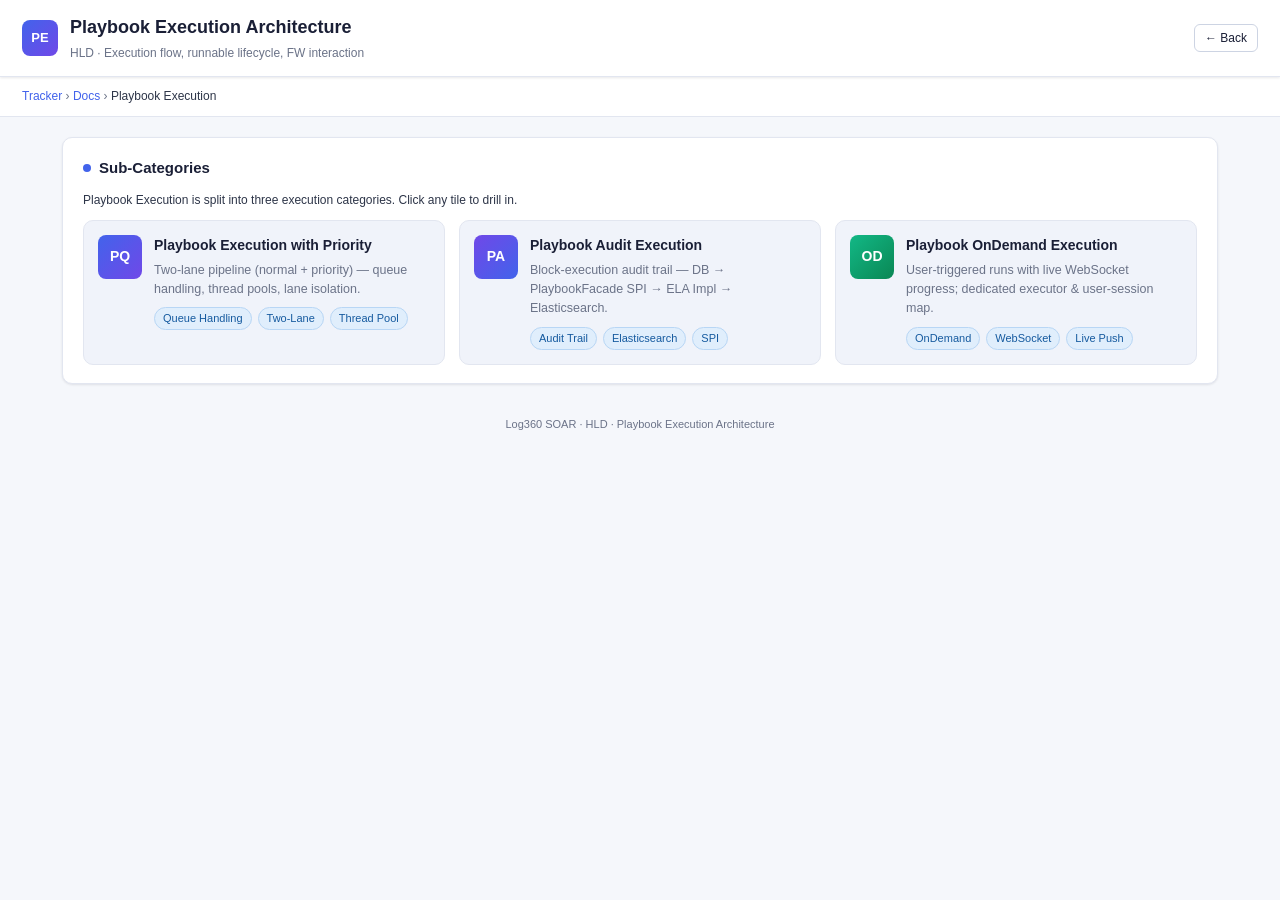
<file: docs/playbook-execution/index.html>
<!DOCTYPE html>
<html lang="en">
<head>
<meta charset="UTF-8" />
<meta name="viewport" content="width=device-width,initial-scale=1.0" />
<title>Playbook Execution Architecture | Log360 SOAR</title>
<link rel="stylesheet" href="doc.css" />
</head>
<body>

<header class="app-header">
  <div class="title">
    <div class="logo">PE</div>
    <div>
      <h1>Playbook Execution Architecture</h1>
      <div class="sub">HLD · Execution flow, runnable lifecycle, FW interaction</div>
    </div>
  </div>
  <div class="actions">
    <a class="btn" href="../../index.html" onclick="if(document.referrer&&document.referrer!==window.location.href){event.preventDefault();history.back();}">← Back</a>
  </div>
</header>

<nav class="crumbs">
  <a href="../../index.html">Tracker</a> ›
  <a href="../../index.html#tab-docs">Docs</a> ›
  <span>Playbook Execution</span>
</nav>

<main>
  <section class="card">
    <h2><span class="dot"></span> Sub-Categories</h2>
    <p class="muted">Playbook Execution is split into three execution categories. Click any tile to drill in.</p>
    <div class="tile-grid">

      <a class="doc-tile-lg" href="priority/index.html">
        <div class="tile-icon" style="background:linear-gradient(135deg,#4263eb,#7048e8);">PQ</div>
        <div>
          <div class="tile-name">Playbook Execution with Priority</div>
          <div class="tile-desc">Two-lane pipeline (normal + priority) — queue handling, thread pools, lane isolation.</div>
          <div class="tile-meta">
            <span class="chip info">Queue Handling</span>
            <span class="chip info">Two-Lane</span>
            <span class="chip info">Thread Pool</span>
          </div>
        </div>
      </a>

      <a class="doc-tile-lg" href="audit/index.html">
        <div class="tile-icon" style="background:linear-gradient(135deg,#7048e8,#4263eb);">PA</div>
        <div>
          <div class="tile-name">Playbook Audit Execution</div>
          <div class="tile-desc">Block-execution audit trail — DB → PlaybookFacade SPI → ELA Impl → Elasticsearch.</div>
          <div class="tile-meta">
            <span class="chip info">Audit Trail</span>
            <span class="chip info">Elasticsearch</span>
            <span class="chip info">SPI</span>
          </div>
        </div>
      </a>

      <a class="doc-tile-lg" href="ondemand/index.html">
        <div class="tile-icon" style="background:linear-gradient(135deg,#12b886,#0a8754);">OD</div>
        <div>
          <div class="tile-name">Playbook OnDemand Execution</div>
          <div class="tile-desc">User-triggered runs with live WebSocket progress; dedicated executor &amp; user-session map.</div>
          <div class="tile-meta">
            <span class="chip info">OnDemand</span>
            <span class="chip info">WebSocket</span>
            <span class="chip info">Live Push</span>
          </div>
        </div>
      </a>

    </div>
  </section>

  <footer class="doc-footer">
    Log360 SOAR · HLD · Playbook Execution Architecture
  </footer>
</main>
</body>
</html>
</file>
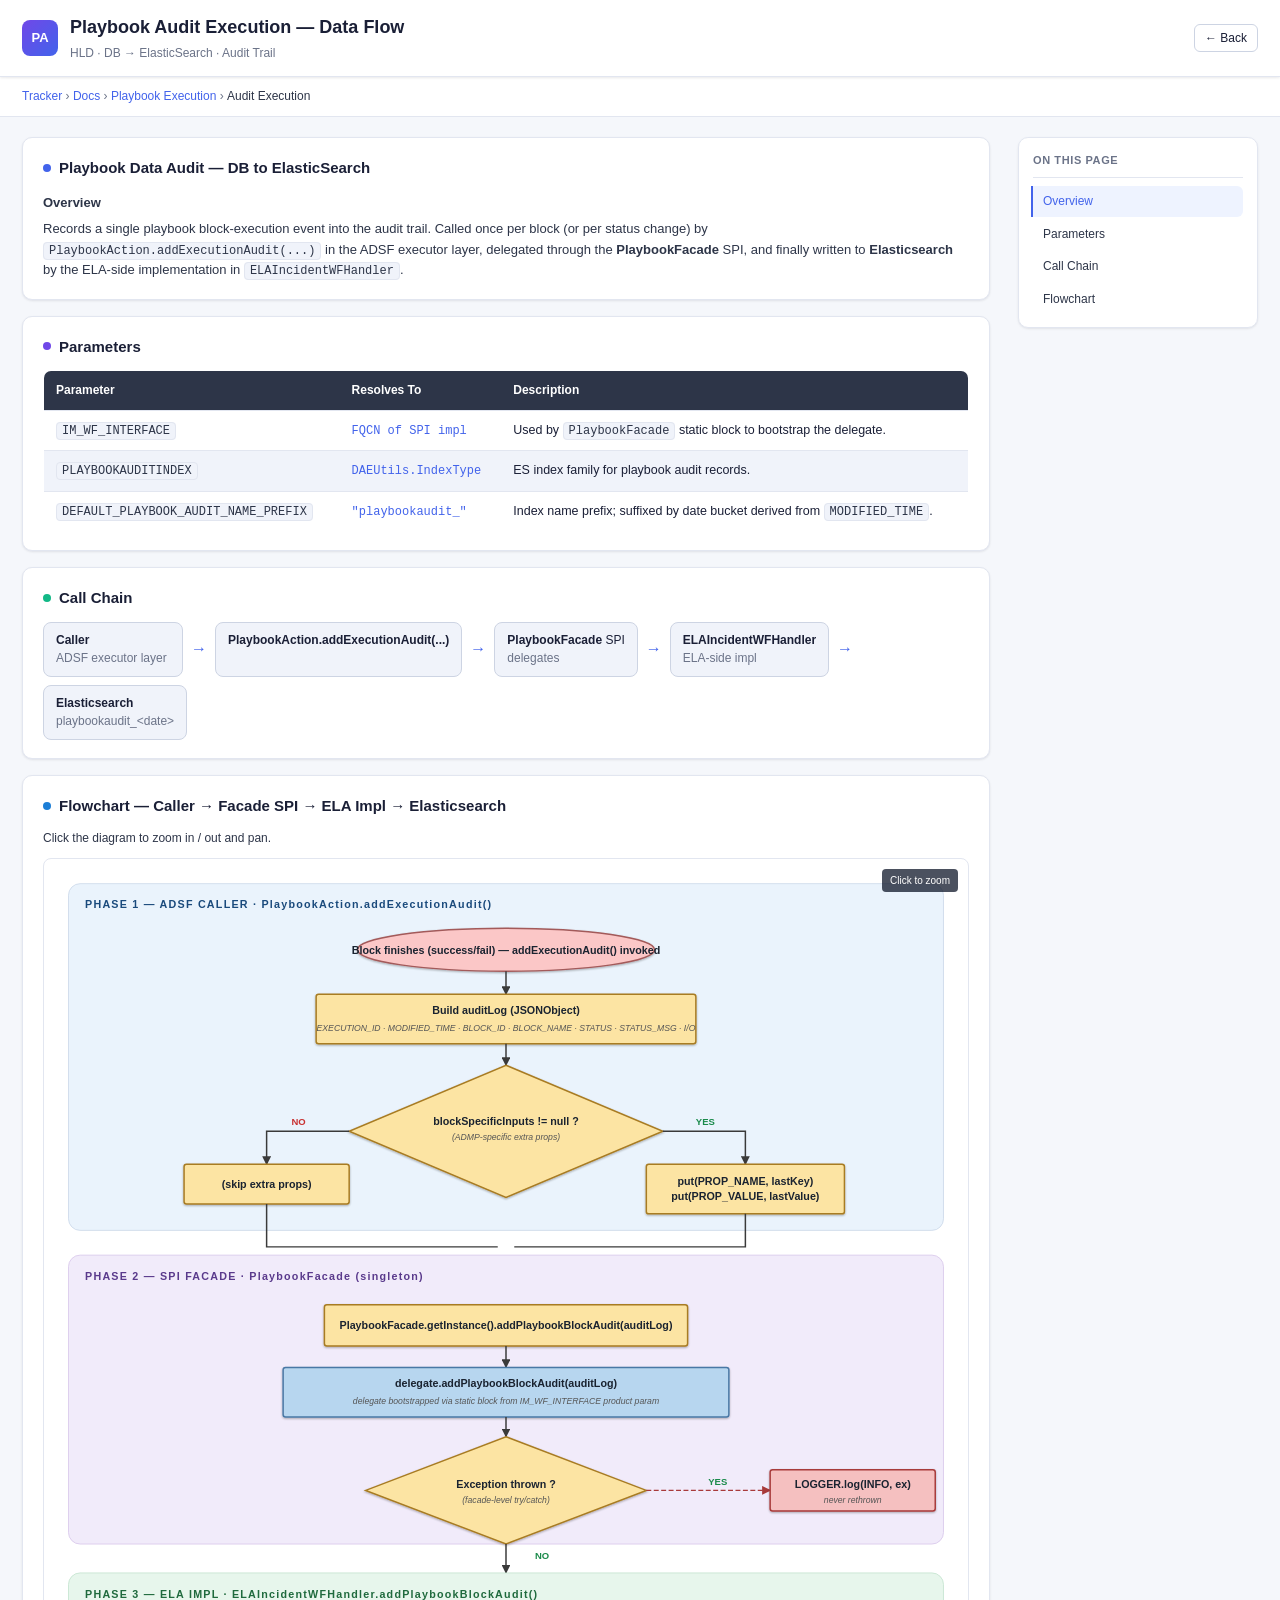
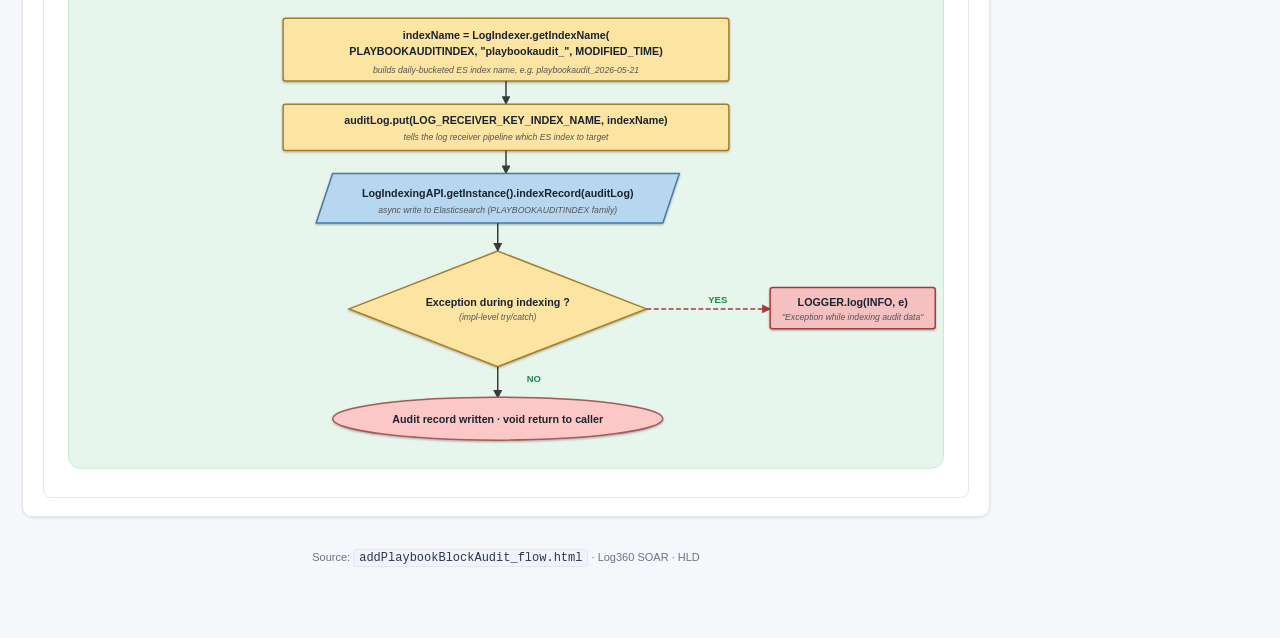
<file: docs/playbook-execution/audit/index.html>
<!DOCTYPE html>
<html lang="en">
<head>
<meta charset="UTF-8" />
<meta name="viewport" content="width=device-width,initial-scale=1.0" />
<title>Playbook Audit Execution — Data Flow | Log360 SOAR</title>
<link rel="stylesheet" href="../doc.css" />
</head>
<body>

<header class="app-header">
  <div class="title">
    <div class="logo" style="background:linear-gradient(135deg,#7048e8,#4263eb);">PA</div>
    <div>
      <h1>Playbook Audit Execution — Data Flow</h1>
      <div class="sub">HLD · DB → ElasticSearch · Audit Trail</div>
    </div>
  </div>
  <div class="actions">
    <a class="btn" href="../index.html" onclick="if(document.referrer&&document.referrer!==window.location.href){event.preventDefault();history.back();}">← Back</a>
  </div>
</header>

<nav class="crumbs">
  <a href="../../../index.html">Tracker</a> ›
  <a href="../../../index.html#tab-docs">Docs</a> ›
  <a href="../index.html">Playbook Execution</a> ›
  <span>Audit Execution</span>
</nav>

<div class="layout">

  <main>

    <section class="card" id="overview">
      <h2><span class="dot"></span> Playbook Data Audit — DB to ElasticSearch</h2>
      <h3 class="sub-h">Overview</h3>
      <p>
        Records a single playbook block-execution event into the audit trail. Called once per block
        (or per status change) by <code>PlaybookAction.addExecutionAudit(...)</code> in the ADSF executor
        layer, delegated through the <b>PlaybookFacade</b> SPI, and finally written to <b>Elasticsearch</b>
        by the ELA-side implementation in <code>ELAIncidentWFHandler</code>.
      </p>
    </section>

    <section class="card" id="parameters">
      <h2><span class="dot" style="background:var(--accent-2)"></span> Parameters</h2>
      <table class="params">
        <thead>
          <tr>
            <th>Parameter</th>
            <th>Resolves To</th>
            <th>Description</th>
          </tr>
        </thead>
        <tbody>
          <tr>
            <td><code>IM_WF_INTERFACE</code></td>
            <td><span class="resolve">FQCN of SPI impl</span></td>
            <td>Used by <code>PlaybookFacade</code> static block to bootstrap the delegate.</td>
          </tr>
          <tr>
            <td><code>PLAYBOOKAUDITINDEX</code></td>
            <td><span class="resolve">DAEUtils.IndexType</span></td>
            <td>ES index family for playbook audit records.</td>
          </tr>
          <tr>
            <td><code>DEFAULT_PLAYBOOK_AUDIT_NAME_PREFIX</code></td>
            <td><span class="resolve">"playbookaudit_"</span></td>
            <td>Index name prefix; suffixed by date bucket derived from <code>MODIFIED_TIME</code>.</td>
          </tr>
        </tbody>
      </table>
    </section>

    <section class="card" id="call-chain">
      <h2><span class="dot" style="background:var(--ok)"></span> Call Chain</h2>
      <div class="chain">
        <div class="chain-step"><b>Caller</b><br/><span class="muted">ADSF executor layer</span></div>
        <div class="chain-arrow">→</div>
        <div class="chain-step"><b>PlaybookAction.addExecutionAudit(...)</b></div>
        <div class="chain-arrow">→</div>
        <div class="chain-step"><b>PlaybookFacade</b> SPI<br/><span class="muted">delegates</span></div>
        <div class="chain-arrow">→</div>
        <div class="chain-step"><b>ELAIncidentWFHandler</b><br/><span class="muted">ELA-side impl</span></div>
        <div class="chain-arrow">→</div>
        <div class="chain-step"><b>Elasticsearch</b><br/><span class="muted">playbookaudit_&lt;date&gt;</span></div>
      </div>
    </section>

    <section class="card" id="flowchart">
      <h2><span class="dot" style="background:var(--info)"></span> Flowchart — Caller → Facade SPI → ELA Impl → Elasticsearch</h2>
      <p class="muted">Click the diagram to zoom in / out and pan.</p>
      <div class="diagram svg-host" data-zoom-src="assets/flow.svg" data-zoom-alt="addPlaybookBlockAudit — Caller → Facade SPI → ELA Impl → Elasticsearch">
        <object type="image/svg+xml" data="assets/flow.svg" aria-label="addPlaybookBlockAudit code-flow SVG" style="width:100%; display:block;"></object>
      </div>
    </section>

    <footer class="doc-footer">
      Source: <code>addPlaybookBlockAudit_flow.html</code> · Log360 SOAR · HLD
    </footer>
  </main>

  <aside class="toc-rail" aria-label="On this page">
    <div class="toc-title">On this page</div>
    <nav class="toc-list">
      <a href="#overview" class="toc-link">Overview</a>
      <a href="#parameters" class="toc-link">Parameters</a>
      <a href="#call-chain" class="toc-link">Call Chain</a>
      <a href="#flowchart" class="toc-link">Flowchart</a>
    </nav>
  </aside>

</div>

<script src="../lightbox.js"></script>
<script src="../toc.js"></script>
</body>
</html>
</file>
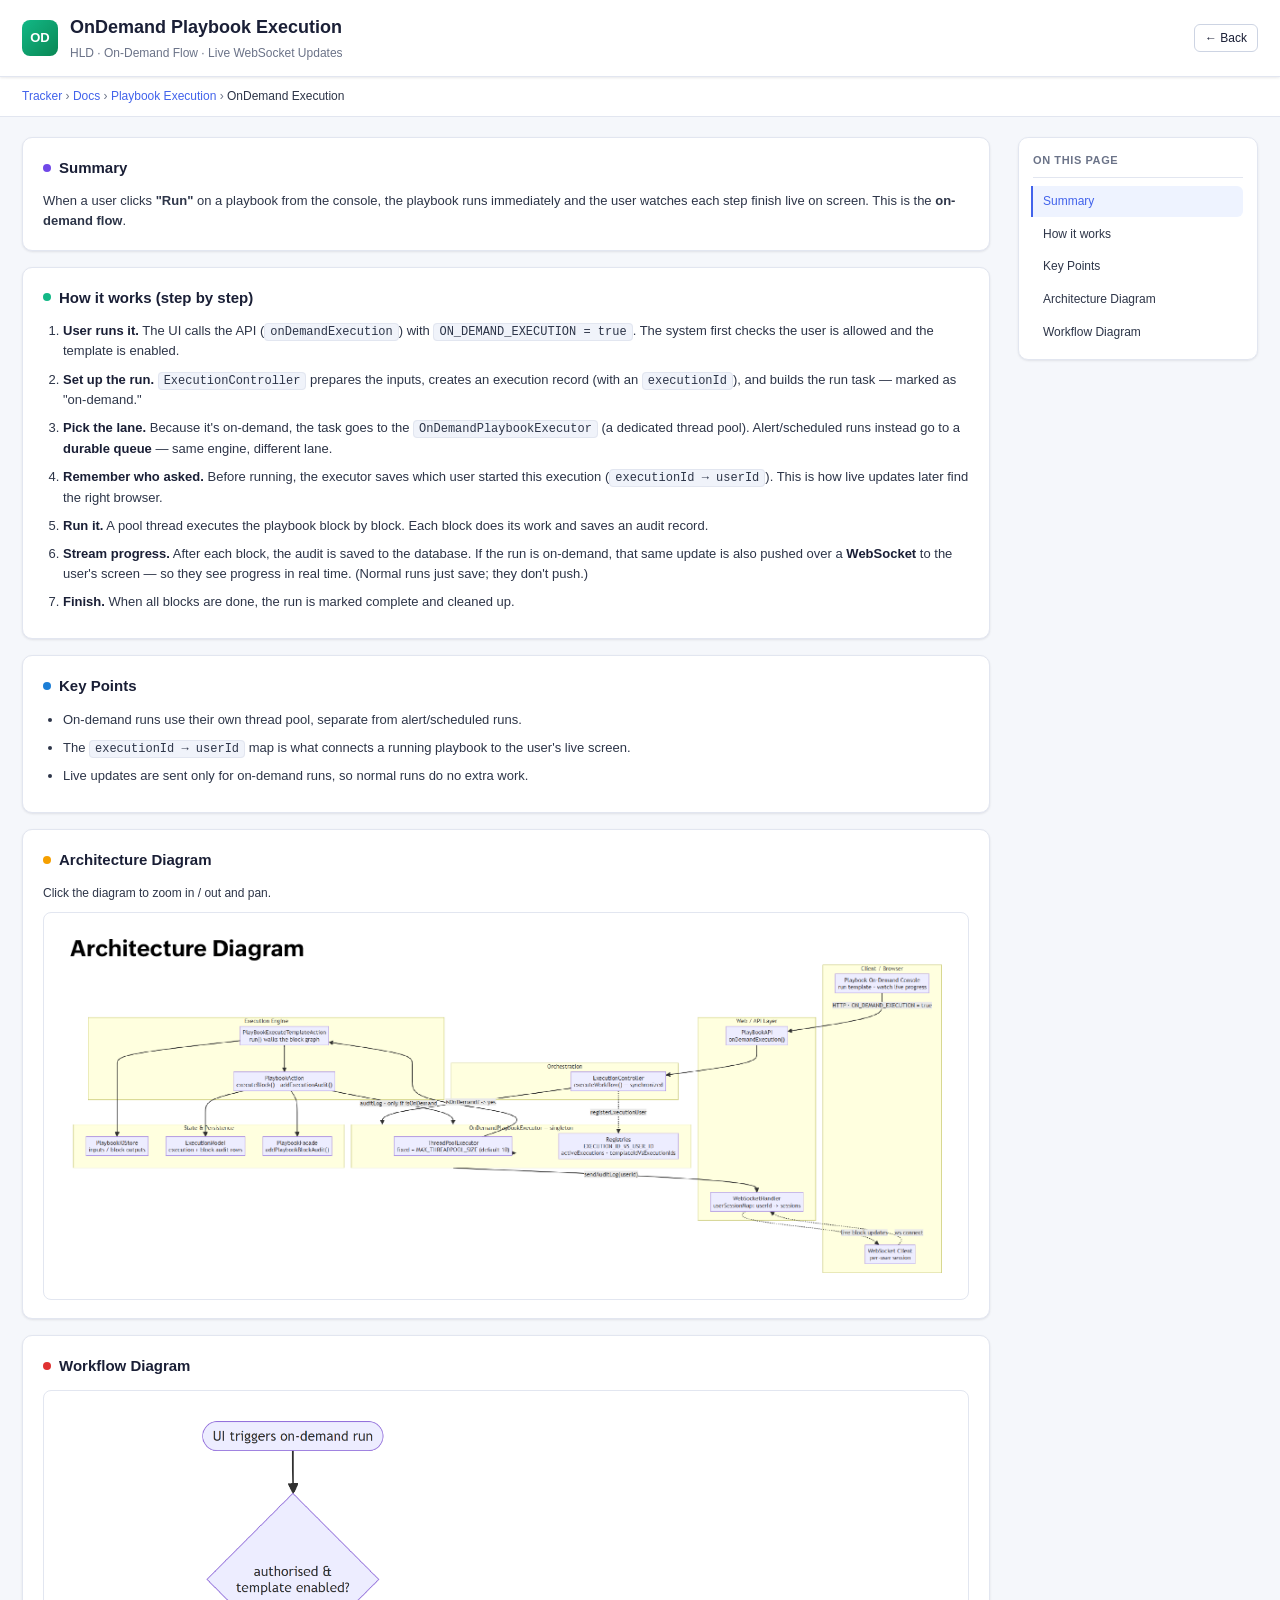
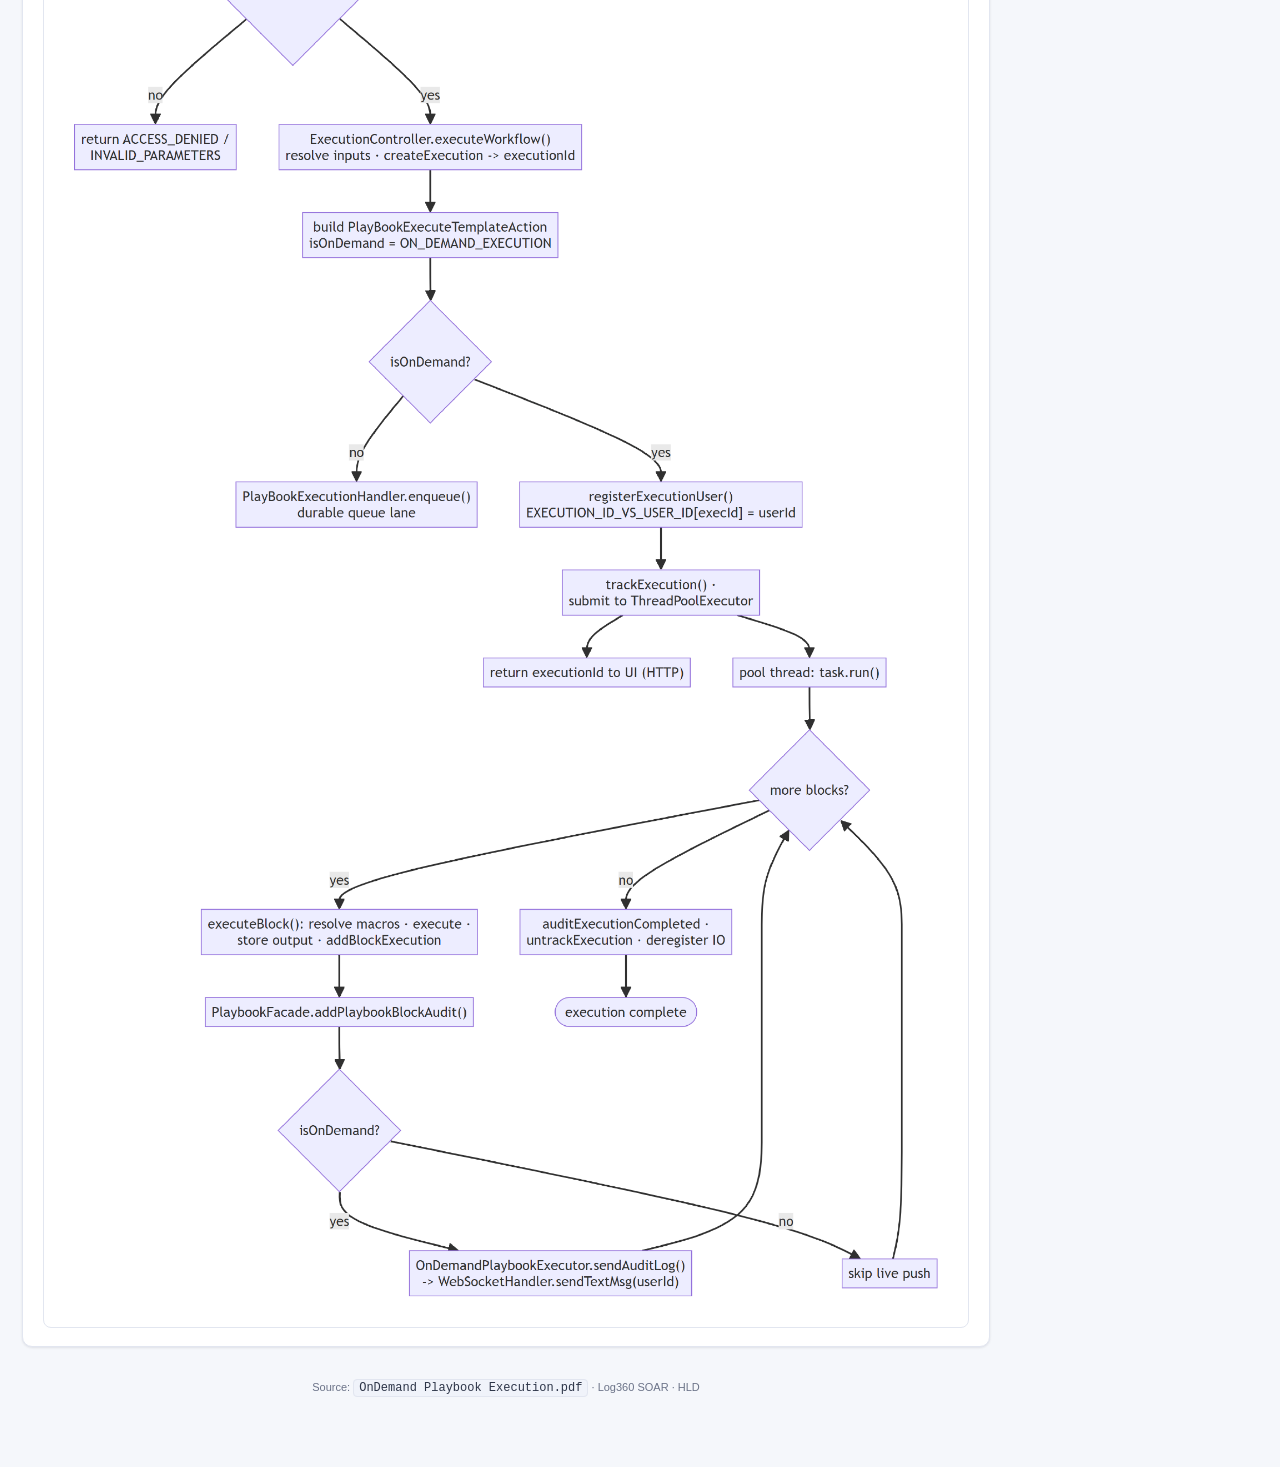
<file: docs/playbook-execution/ondemand/index.html>
<!DOCTYPE html>
<html lang="en">
<head>
<meta charset="UTF-8" />
<meta name="viewport" content="width=device-width,initial-scale=1.0" />
<title>OnDemand Playbook Execution | Log360 SOAR</title>
<link rel="stylesheet" href="../doc.css" />
</head>
<body>

<header class="app-header">
  <div class="title">
    <div class="logo" style="background:linear-gradient(135deg,#12b886,#0a8754);">OD</div>
    <div>
      <h1>OnDemand Playbook Execution</h1>
      <div class="sub">HLD · On-Demand Flow · Live WebSocket Updates</div>
    </div>
  </div>
  <div class="actions">
    <a class="btn" href="../index.html" onclick="if(document.referrer&&document.referrer!==window.location.href){event.preventDefault();history.back();}">← Back</a>
  </div>
</header>

<nav class="crumbs">
  <a href="../../../index.html">Tracker</a> ›
  <a href="../../../index.html#tab-docs">Docs</a> ›
  <a href="../index.html">Playbook Execution</a> ›
  <span>OnDemand Execution</span>
</nav>

<div class="layout">

  <main>

    <section class="card" id="summary">
      <h2><span class="dot" style="background:var(--accent-2)"></span> Summary</h2>
      <p>
        When a user clicks <b>"Run"</b> on a playbook from the console, the playbook runs immediately
        and the user watches each step finish live on screen. This is the <b>on-demand flow</b>.
      </p>
    </section>

    <section class="card" id="how-it-works">
      <h2><span class="dot" style="background:var(--ok)"></span> How it works (step by step)</h2>
      <ol class="numbered">
        <li>
          <b>User runs it.</b> The UI calls the API (<code>onDemandExecution</code>) with
          <code>ON_DEMAND_EXECUTION = true</code>. The system first checks the user is allowed and
          the template is enabled.
        </li>
        <li>
          <b>Set up the run.</b> <code>ExecutionController</code> prepares the inputs, creates an
          execution record (with an <code>executionId</code>), and builds the run task — marked as
          "on-demand."
        </li>
        <li>
          <b>Pick the lane.</b> Because it's on-demand, the task goes to the
          <code>OnDemandPlaybookExecutor</code> (a dedicated thread pool).
          Alert/scheduled runs instead go to a <b>durable queue</b> — same engine, different lane.
        </li>
        <li>
          <b>Remember who asked.</b> Before running, the executor saves which user started this
          execution (<code>executionId → userId</code>). This is how live updates later find the right
          browser.
        </li>
        <li>
          <b>Run it.</b> A pool thread executes the playbook block by block. Each block does its work
          and saves an audit record.
        </li>
        <li>
          <b>Stream progress.</b> After each block, the audit is saved to the database. If the run is
          on-demand, that same update is also pushed over a <b>WebSocket</b> to the user's screen — so
          they see progress in real time. (Normal runs just save; they don't push.)
        </li>
        <li>
          <b>Finish.</b> When all blocks are done, the run is marked complete and cleaned up.
        </li>
      </ol>
    </section>

    <section class="card" id="key-points">
      <h2><span class="dot" style="background:var(--info)"></span> Key Points</h2>
      <ul class="bullet">
        <li>On-demand runs use their own thread pool, separate from alert/scheduled runs.</li>
        <li>The <code>executionId → userId</code> map is what connects a running playbook to the user's live screen.</li>
        <li>Live updates are sent only for on-demand runs, so normal runs do no extra work.</li>
      </ul>
    </section>

    <section class="card" id="architecture">
      <h2><span class="dot" style="background:var(--warn)"></span> Architecture Diagram</h2>
      <p class="muted">Click the diagram to zoom in / out and pan.</p>
      <img class="diagram" src="assets/architecture.png" alt="OnDemand Playbook Execution — architecture diagram" />
    </section>

    <section class="card" id="workflow">
      <h2><span class="dot" style="background:var(--bad)"></span> Workflow Diagram</h2>
      <img class="diagram" src="assets/workflow.png" alt="OnDemand Playbook Execution — workflow diagram" />
    </section>

    <footer class="doc-footer">
      Source: <code>OnDemand Playbook Execution.pdf</code> · Log360 SOAR · HLD
    </footer>
  </main>

  <aside class="toc-rail" aria-label="On this page">
    <div class="toc-title">On this page</div>
    <nav class="toc-list">
      <a href="#summary" class="toc-link">Summary</a>
      <a href="#how-it-works" class="toc-link">How it works</a>
      <a href="#key-points" class="toc-link">Key Points</a>
      <a href="#architecture" class="toc-link">Architecture Diagram</a>
      <a href="#workflow" class="toc-link">Workflow Diagram</a>
    </nav>
  </aside>

</div>

<script src="../lightbox.js"></script>
<script src="../toc.js"></script>
</body>
</html>
</file>
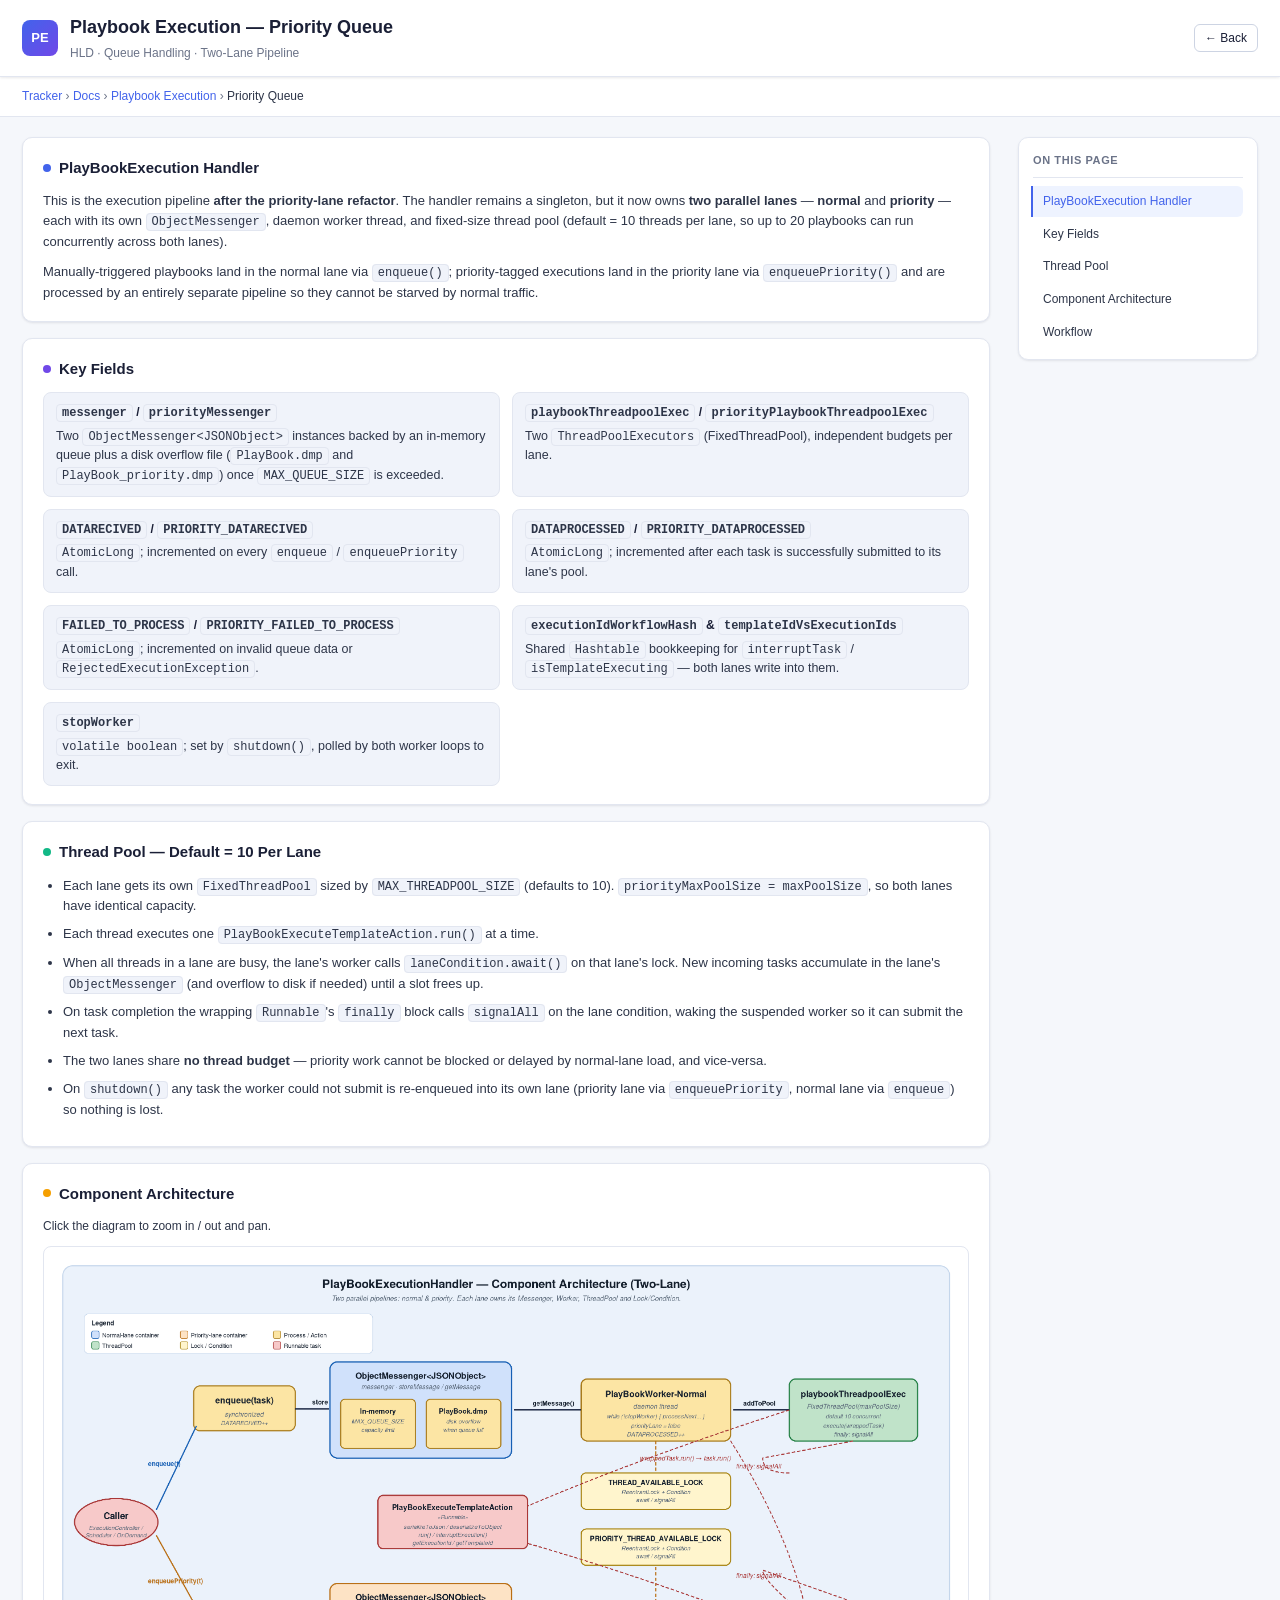
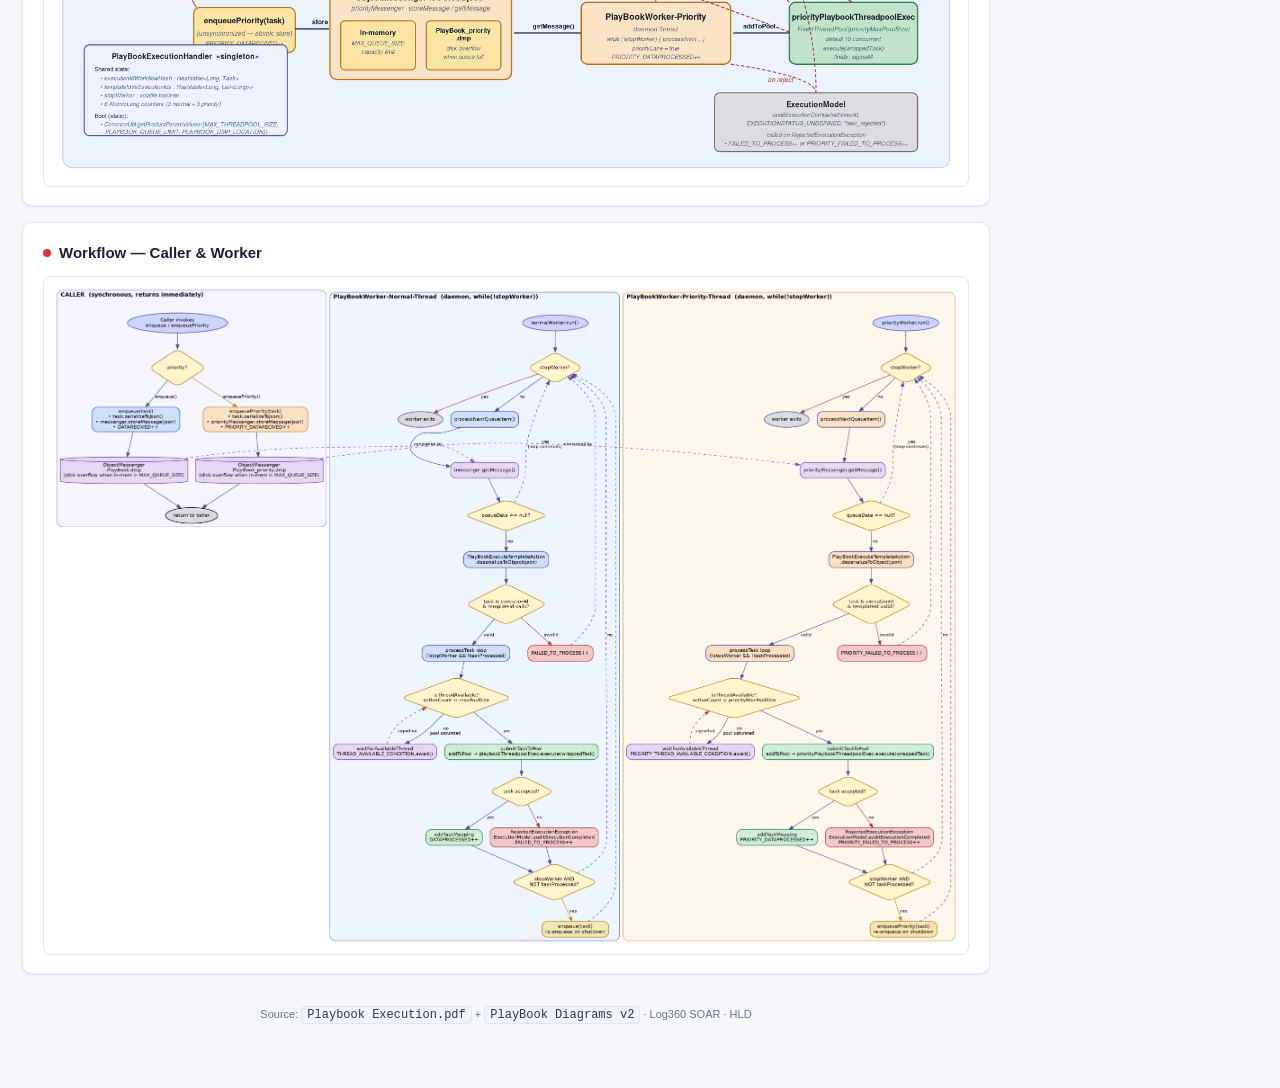
<file: docs/playbook-execution/priority/index.html>
<!DOCTYPE html>
<html lang="en">
<head>
<meta charset="UTF-8" />
<meta name="viewport" content="width=device-width,initial-scale=1.0" />
<title>Playbook Execution — Priority Queue | Log360 SOAR</title>
<link rel="stylesheet" href="../doc.css" />
</head>
<body>

<header class="app-header">
  <div class="title">
    <div class="logo">PE</div>
    <div>
      <h1>Playbook Execution — Priority Queue</h1>
      <div class="sub">HLD · Queue Handling · Two-Lane Pipeline</div>
    </div>
  </div>
  <div class="actions">
    <a class="btn" href="../index.html" onclick="if(document.referrer&&document.referrer!==window.location.href){event.preventDefault();history.back();}">← Back</a>
  </div>
</header>

<nav class="crumbs">
  <a href="../../../index.html">Tracker</a> ›
  <a href="../../../index.html#tab-docs">Docs</a> ›
  <a href="../index.html">Playbook Execution</a> ›
  <span>Priority Queue</span>
</nav>

<div class="layout">

  <main>

    <section class="card" id="handler">
      <h2><span class="dot"></span> PlayBookExecution Handler</h2>
      <p>
        This is the execution pipeline <b>after the priority-lane refactor</b>. The handler remains a singleton,
        but it now owns <b>two parallel lanes</b> — <b>normal</b> and <b>priority</b> — each with its own
        <code>ObjectMessenger</code>, daemon worker thread, and fixed-size thread pool
        (default = 10 threads per lane, so up to 20 playbooks can run concurrently across both lanes).
      </p>
      <p>
        Manually-triggered playbooks land in the normal lane via <code>enqueue()</code>;
        priority-tagged executions land in the priority lane via <code>enqueuePriority()</code> and are
        processed by an entirely separate pipeline so they cannot be starved by normal traffic.
      </p>
    </section>

    <section class="card" id="key-fields">
      <h2><span class="dot" style="background:var(--accent-2)"></span> Key Fields</h2>
      <div class="kv-grid">
        <div class="kv">
          <div class="k"><code>messenger</code> / <code>priorityMessenger</code></div>
          <div class="v">Two <code>ObjectMessenger&lt;JSONObject&gt;</code> instances backed by an in-memory queue plus a disk overflow file (<code>PlayBook.dmp</code> and <code>PlayBook_priority.dmp</code>) once <code>MAX_QUEUE_SIZE</code> is exceeded.</div>
        </div>
        <div class="kv">
          <div class="k"><code>playbookThreadpoolExec</code> / <code>priorityPlaybookThreadpoolExec</code></div>
          <div class="v">Two <code>ThreadPoolExecutors</code> (FixedThreadPool), independent budgets per lane.</div>
        </div>
        <div class="kv">
          <div class="k"><code>DATARECIVED</code> / <code>PRIORITY_DATARECIVED</code></div>
          <div class="v"><code>AtomicLong</code>; incremented on every <code>enqueue</code> / <code>enqueuePriority</code> call.</div>
        </div>
        <div class="kv">
          <div class="k"><code>DATAPROCESSED</code> / <code>PRIORITY_DATAPROCESSED</code></div>
          <div class="v"><code>AtomicLong</code>; incremented after each task is successfully submitted to its lane's pool.</div>
        </div>
        <div class="kv">
          <div class="k"><code>FAILED_TO_PROCESS</code> / <code>PRIORITY_FAILED_TO_PROCESS</code></div>
          <div class="v"><code>AtomicLong</code>; incremented on invalid queue data or <code>RejectedExecutionException</code>.</div>
        </div>
        <div class="kv">
          <div class="k"><code>executionIdWorkflowHash</code> &amp; <code>templateIdVsExecutionIds</code></div>
          <div class="v">Shared <code>Hashtable</code> bookkeeping for <code>interruptTask</code> / <code>isTemplateExecuting</code> — both lanes write into them.</div>
        </div>
        <div class="kv">
          <div class="k"><code>stopWorker</code></div>
          <div class="v"><code>volatile boolean</code>; set by <code>shutdown()</code>, polled by both worker loops to exit.</div>
        </div>
      </div>
    </section>

    <section class="card" id="thread-pool">
      <h2><span class="dot" style="background:var(--ok)"></span> Thread Pool — Default = 10 Per Lane</h2>
      <ul class="bullet">
        <li>Each lane gets its own <code>FixedThreadPool</code> sized by <code>MAX_THREADPOOL_SIZE</code> (defaults to 10). <code>priorityMaxPoolSize = maxPoolSize</code>, so both lanes have identical capacity.</li>
        <li>Each thread executes one <code>PlayBookExecuteTemplateAction.run()</code> at a time.</li>
        <li>When all threads in a lane are busy, the lane's worker calls <code>laneCondition.await()</code> on that lane's lock. New incoming tasks accumulate in the lane's <code>ObjectMessenger</code> (and overflow to disk if needed) until a slot frees up.</li>
        <li>On task completion the wrapping <code>Runnable</code>'s <code>finally</code> block calls <code>signalAll</code> on the lane condition, waking the suspended worker so it can submit the next task.</li>
        <li>The two lanes share <b>no thread budget</b> — priority work cannot be blocked or delayed by normal-lane load, and vice-versa.</li>
        <li>On <code>shutdown()</code> any task the worker could not submit is re-enqueued into its own lane (priority lane via <code>enqueuePriority</code>, normal lane via <code>enqueue</code>) so nothing is lost.</li>
      </ul>
    </section>

    <section class="card" id="component-architecture">
      <h2><span class="dot" style="background:var(--warn)"></span> Component Architecture</h2>
      <p class="muted">Click the diagram to zoom in / out and pan.</p>
      <img class="diagram" src="assets/component-architecture.png" alt="PlayBookExecutionHandler — Component Architecture (Two-Lane)" />
    </section>

    <section class="card" id="workflow">
      <h2><span class="dot" style="background:var(--bad)"></span> Workflow — Caller &amp; Worker</h2>
      <img class="diagram" src="assets/worker-workflow.png" alt="PlayBookExecutionHandler — Workflow: Caller, Normal Worker, Priority Worker" />
    </section>

    <footer class="doc-footer">
      Source: <code>Playbook Execution.pdf</code> + <code>PlayBook Diagrams v2</code> · Log360 SOAR · HLD
    </footer>
  </main>

  <aside class="toc-rail" aria-label="On this page">
    <div class="toc-title">On this page</div>
    <nav class="toc-list">
      <a href="#handler" class="toc-link">PlayBookExecution Handler</a>
      <a href="#key-fields" class="toc-link">Key Fields</a>
      <a href="#thread-pool" class="toc-link">Thread Pool</a>
      <a href="#component-architecture" class="toc-link">Component Architecture</a>
      <a href="#workflow" class="toc-link">Workflow</a>
    </nav>
  </aside>

</div>

<script src="../lightbox.js"></script>
<script src="../toc.js"></script>
</body>
</html>
</file>
<file: docs/playbook-execution/doc.css>
/* Shared doc styling — mirrors tracker index.html theme */
:root {
  --bg: #f5f7fb;
  --panel: #ffffff;
  --panel-2: #f0f3fa;
  --border: #e2e6f0;
  --border-strong: #cdd4e3;
  --text: #1a1f36;
  --text-2: #2d3548;
  --muted: #6b7388;
  --accent: #4263eb;
  --accent-2: #7048e8;
  --ok: #12b886;
  --warn: #f59f00;
  --bad: #e03131;
  --info: #1c7ed6;
  --chip: #eef1f8;
  --shadow: 0 1px 3px rgba(15,23,42,0.06), 0 1px 2px rgba(15,23,42,0.04);
  --shadow-lg: 0 4px 12px rgba(15,23,42,0.08);
}
* { box-sizing: border-box; }
html, body {
  margin: 0; padding: 0;
  background: var(--bg);
  color: var(--text);
  font-family: -apple-system, BlinkMacSystemFont, "Segoe UI", Roboto, "Helvetica Neue", Arial, sans-serif;
  font-size: 13px;
  line-height: 1.55;
}
a { color: var(--accent); text-decoration: none; }
a:hover { text-decoration: underline; }
code {
  font-family: ui-monospace, SFMono-Regular, "SF Mono", Menlo, Consolas, monospace;
  background: var(--panel-2);
  border: 1px solid var(--border);
  border-radius: 4px;
  padding: 1px 5px;
  font-size: 12px;
  color: var(--text-2);
}

header.app-header {
  display: flex; align-items: center; justify-content: space-between;
  padding: 14px 22px;
  background: #ffffff;
  border-bottom: 1px solid var(--border);
  position: sticky; top: 0; z-index: 20;
  box-shadow: var(--shadow);
}
header.app-header .title { display: flex; align-items: center; gap: 12px; }
header.app-header h1 { margin: 0; font-size: 18px; font-weight: 600; color: var(--text); }
header.app-header .sub { color: var(--muted); font-size: 12px; margin-top: 2px; }
.logo {
  width: 36px; height: 36px; border-radius: 8px;
  background: linear-gradient(135deg, var(--accent) 0%, var(--accent-2) 100%);
  display: inline-flex; align-items: center; justify-content: center;
  font-weight: 700; color: white; font-size: 13px;
}
.btn {
  background: #ffffff; color: var(--text); border: 1px solid var(--border-strong);
  border-radius: 6px; padding: 6px 10px; cursor: pointer; font-size: 12px;
}
.btn:hover { background: var(--panel-2); border-color: var(--accent); text-decoration: none; }

nav.crumbs {
  padding: 10px 22px; background: #fff; border-bottom: 1px solid var(--border);
  font-size: 12px; color: var(--muted);
}
nav.crumbs a { color: var(--accent); }
nav.crumbs span { color: var(--text-2); font-weight: 500; }

/* Two-column layout: main content + sticky right rail TOC */
.layout {
  display: grid;
  grid-template-columns: minmax(0, 1fr) 240px;
  gap: 28px;
  max-width: 1320px;
  margin: 0 auto;
  padding: 20px 22px 60px;
  align-items: start;
}
.layout > main { padding: 0; max-width: none; }
.toc-rail {
  position: sticky;
  top: 96px; /* below sticky header + crumbs */
  align-self: start;
  background: var(--panel);
  border: 1px solid var(--border);
  border-radius: 10px;
  padding: 14px 14px 12px;
  box-shadow: var(--shadow);
  max-height: calc(100vh - 120px);
  overflow-y: auto;
}
.toc-title {
  font-size: 11px; text-transform: uppercase; letter-spacing: 0.6px;
  color: var(--muted); font-weight: 600; margin-bottom: 8px;
  padding-bottom: 8px; border-bottom: 1px solid var(--border);
}
.toc-list { display: flex; flex-direction: column; gap: 2px; }
.toc-link {
  display: block;
  padding: 6px 10px;
  font-size: 12px;
  color: var(--text-2);
  border-left: 2px solid transparent;
  border-radius: 0 6px 6px 0;
  margin-left: -2px;
  transition: background .12s, color .12s, border-color .12s;
}
.toc-link:hover {
  background: var(--panel-2);
  color: var(--text);
  text-decoration: none;
}
.toc-link.active {
  color: var(--accent);
  border-left-color: var(--accent);
  background: #eef3ff;
  font-weight: 500;
}
@media (max-width: 960px) {
  .layout { grid-template-columns: 1fr; }
  .toc-rail {
    position: static;
    max-height: none;
    order: -1; /* show TOC at top on narrow screens */
  }
}

main { padding: 20px 22px 60px; max-width: 1200px; margin: 0 auto; }

.card {
  background: var(--panel); border: 1px solid var(--border);
  border-radius: 10px; padding: 18px 20px;
  box-shadow: var(--shadow);
  margin-bottom: 16px;
}
.card h2 {
  margin: 0 0 12px; font-size: 15px; font-weight: 600; color: var(--text);
  display: flex; align-items: center; gap: 8px;
}
.card h2 .dot { width: 8px; height: 8px; border-radius: 50%; background: var(--accent); }
.card h3.sub-h { margin: 14px 0 6px; font-size: 13px; color: var(--text-2); }
.card p { margin: 6px 0 10px; color: var(--text-2); }
.card p:last-child { margin-bottom: 0; }
.muted { color: var(--muted); font-size: 12px; }

ul.bullet, ol.numbered { margin: 6px 0 0; padding-left: 20px; color: var(--text-2); }
ul.bullet li, ol.numbered li { margin-bottom: 8px; }
ol.numbered li b { color: var(--text); }

.kv-grid { display: grid; grid-template-columns: 1fr 1fr; gap: 12px; }
@media (max-width: 800px) { .kv-grid { grid-template-columns: 1fr; } }
.kv {
  background: var(--panel-2);
  border: 1px solid var(--border);
  border-radius: 8px;
  padding: 10px 12px;
}
.kv .k { font-weight: 600; color: var(--text); margin-bottom: 4px; font-size: 12px; }
.kv .v { color: var(--text-2); font-size: 12.5px; }

table.params {
  width: 100%; border-collapse: collapse; margin-top: 6px;
  border: 1px solid var(--border); border-radius: 8px; overflow: hidden;
}
table.params th {
  background: var(--text-2); color: #fff;
  padding: 10px 12px; text-align: left; font-size: 12px; font-weight: 600;
}
table.params td {
  padding: 10px 12px; border-top: 1px solid var(--border);
  font-size: 12.5px; vertical-align: top;
}
table.params tr:nth-child(even) td { background: var(--panel-2); }
table.params .resolve { color: var(--accent); font-family: ui-monospace, Menlo, Consolas, monospace; font-size: 12px; }

.chain {
  display: flex; flex-wrap: wrap; align-items: stretch; gap: 8px;
  margin-top: 8px;
}
.chain-step {
  background: var(--panel-2);
  border: 1px solid var(--border-strong);
  border-radius: 8px; padding: 8px 12px;
  font-size: 12px; min-width: 140px;
}
.chain-arrow { display: flex; align-items: center; color: var(--accent); font-size: 16px; font-weight: 600; }

img.diagram {
  width: 100%; height: auto; display: block;
  border: 1px solid var(--border);
  border-radius: 8px;
  background: #fff;
  margin-top: 6px;
}

.tile-grid {
  display: grid; gap: 14px;
  grid-template-columns: repeat(auto-fit, minmax(280px, 1fr));
  margin-top: 4px;
}
a.doc-tile-lg {
  display: flex; align-items: flex-start; gap: 12px;
  background: var(--panel-2);
  border: 1px solid var(--border);
  border-radius: 10px;
  padding: 14px;
  color: var(--text);
  text-decoration: none !important;
  transition: border-color .15s, box-shadow .15s, transform .1s;
}
a.doc-tile-lg:hover {
  border-color: var(--accent);
  box-shadow: var(--shadow-lg);
  transform: translateY(-1px);
  text-decoration: none;
}
.tile-icon {
  width: 44px; height: 44px; border-radius: 8px;
  display: inline-flex; align-items: center; justify-content: center;
  color: #fff; font-weight: 700; font-size: 14px;
  flex-shrink: 0;
}
.tile-name { font-weight: 600; font-size: 14px; margin-bottom: 4px; }
.tile-desc { color: var(--muted); font-size: 12.5px; margin-bottom: 8px; }
.tile-meta { display: flex; flex-wrap: wrap; gap: 6px; }

.chip {
  display: inline-block; padding: 2px 8px; border-radius: 12px;
  font-size: 11px; font-weight: 500; background: var(--chip);
  border: 1px solid var(--border-strong); color: var(--text-2);
}
.chip.info { background: #e0eefc; color: #155a9f; border-color: #b8d6f5; }

pre.tree {
  background: var(--panel-2);
  border: 1px solid var(--border);
  border-radius: 8px;
  padding: 12px 14px;
  font-family: ui-monospace, SFMono-Regular, "SF Mono", Menlo, Consolas, monospace;
  font-size: 12px;
  color: var(--text-2);
  overflow-x: auto;
  margin: 0 0 8px;
}

.toc ol { margin: 0; padding-left: 22px; color: var(--text-2); }
.toc ol li { margin-bottom: 4px; }

.doc-footer {
  margin-top: 20px;
  text-align: center;
  color: var(--muted);
  font-size: 11px;
  padding: 12px;
}
</file>
